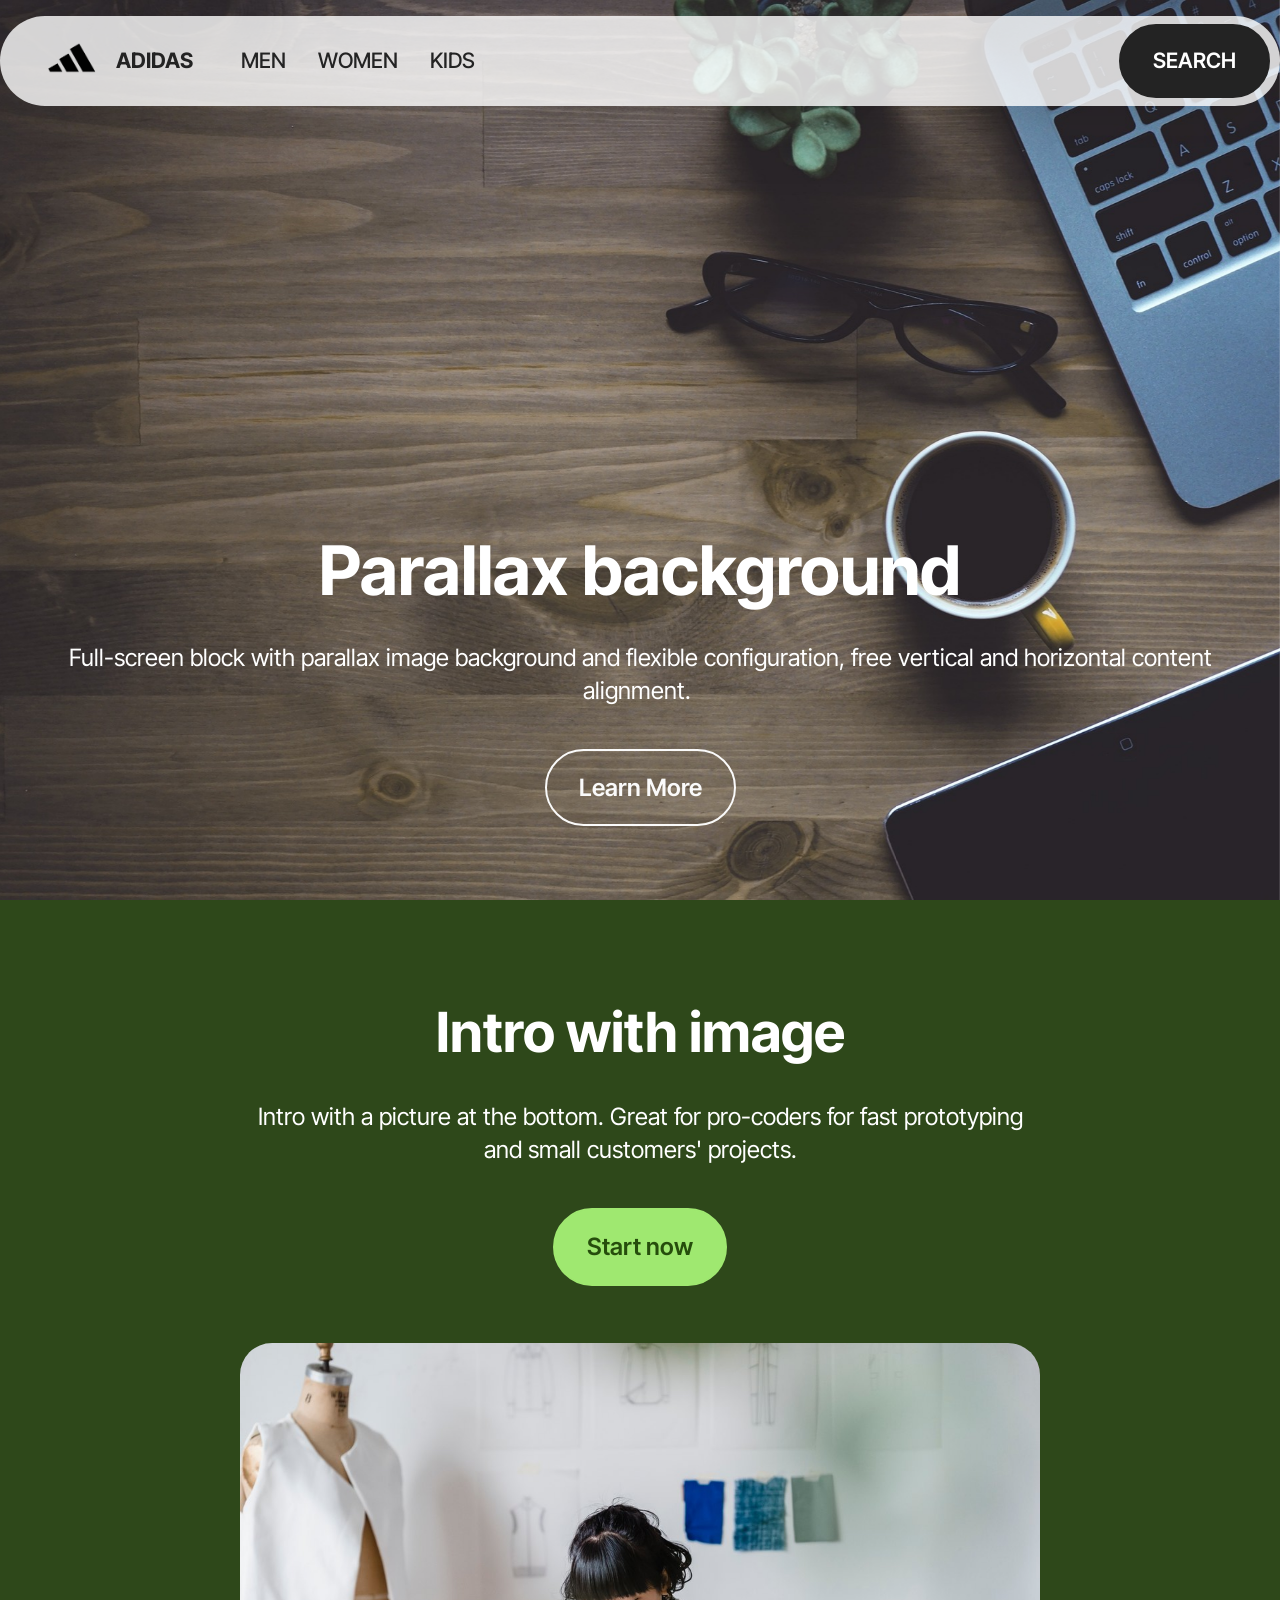
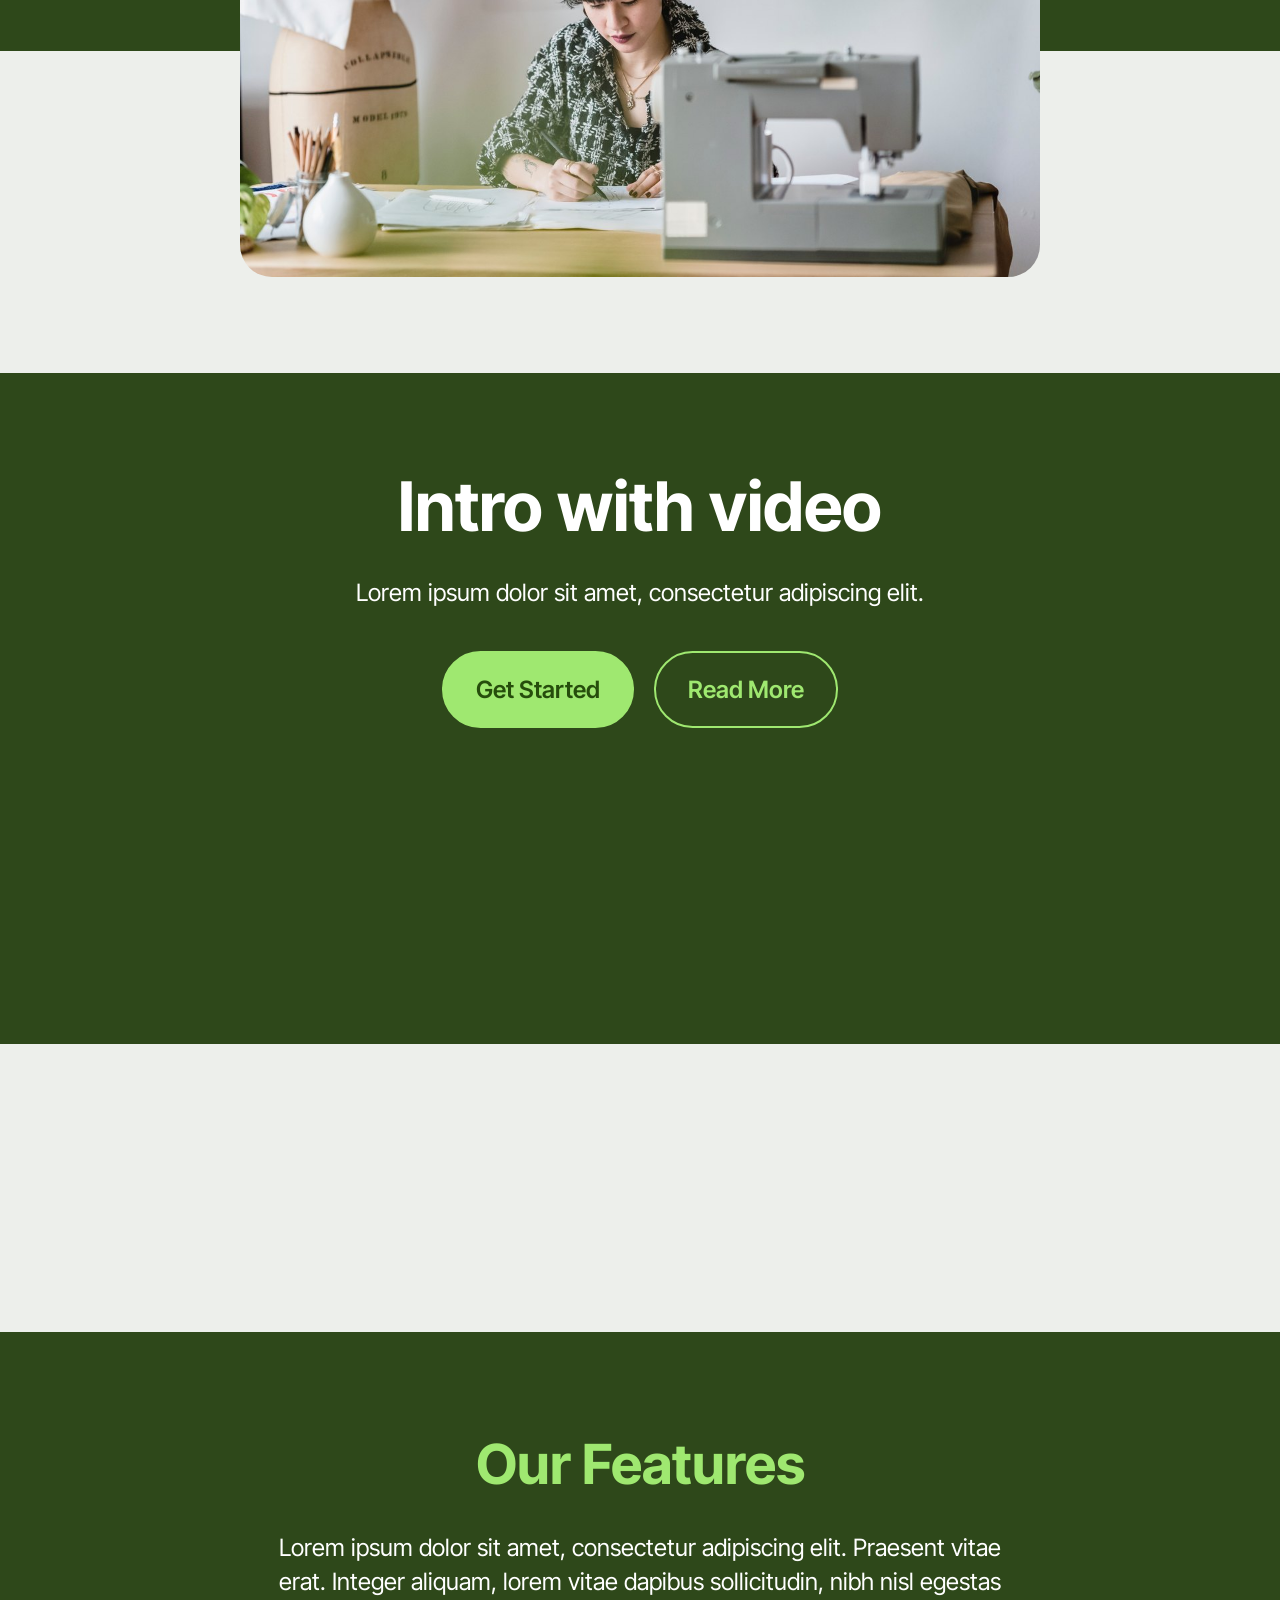
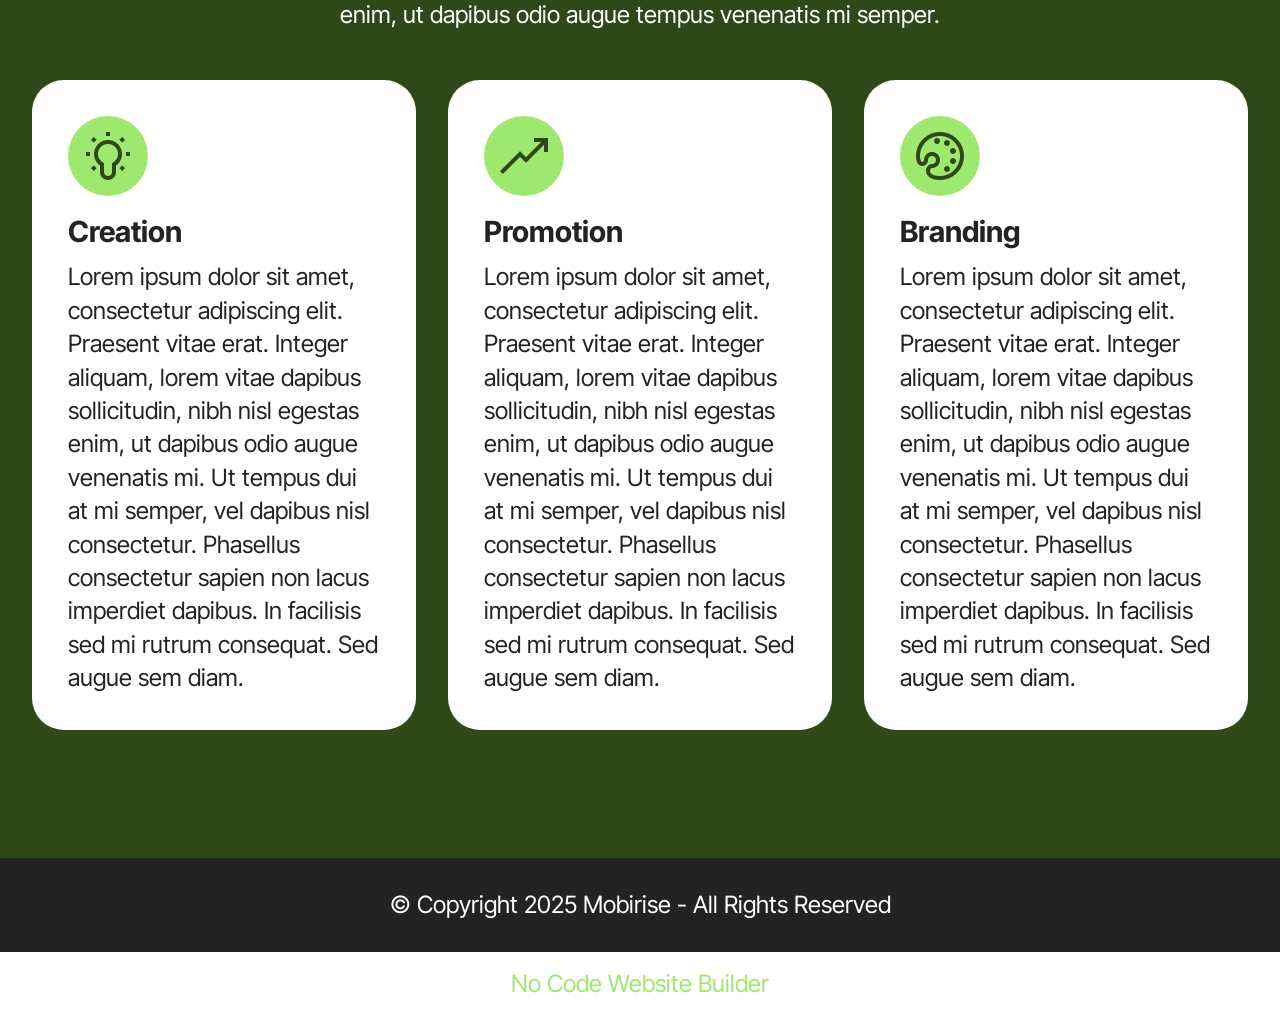
<file: index.html>
<!DOCTYPE html>
<html  >
<head>
  <!-- Site made with Mobirise Website Builder v6.1.12, https://mobirise.com -->
  <meta charset="UTF-8">
  <meta http-equiv="X-UA-Compatible" content="IE=edge">
  <meta name="generator" content="Mobirise v6.1.12, mobirise.com">
  <meta name="viewport" content="width=device-width, initial-scale=1, minimum-scale=1">
  <link rel="shortcut icon" href="assets/images/adidas-logo-black-symbol-clothes-design-icon-abstract-football-illustration-with-white-background-free-vector-removebg-preview.png" type="image/x-icon">
  <meta name="description" content="">
  
  
  <title>Home</title>
  <link rel="stylesheet" href="assets/web/assets/mobirise-icons2/mobirise2.css">
  <link rel="stylesheet" href="assets/bootstrap/css/bootstrap.min.css">
  <link rel="stylesheet" href="assets/parallax/jarallax.css">
  <link rel="stylesheet" href="assets/dropdown/css/style.css">
  <link rel="stylesheet" href="assets/theme/css/style.css">
  <link rel="preload" href="https://fonts.googleapis.com/css?family=Inter+Tight:100,200,300,400,500,600,700,800,900,100i,200i,300i,400i,500i,600i,700i,800i,900i&display=swap" as="style" onload="this.onload=null;this.rel='stylesheet'">
  <noscript><link rel="stylesheet" href="https://fonts.googleapis.com/css?family=Inter+Tight:100,200,300,400,500,600,700,800,900,100i,200i,300i,400i,500i,600i,700i,800i,900i&display=swap"></noscript>
  <link rel="preload" as="style" href="assets/mobirise/css/mbr-additional.css?v=a6ylhL"><link rel="stylesheet" href="assets/mobirise/css/mbr-additional.css?v=a6ylhL" type="text/css">

  
  
  
</head>
<body>
  
  <section data-bs-version="5.1" class="menu menu1 cid-vxqnGDnm6m" once="menu" id="menu01-6">
	

	<nav class="navbar navbar-dropdown navbar-fixed-top navbar-expand-lg">
		<div class="container">
			<div class="navbar-brand">
				<span class="navbar-logo">
					<a href="https://mobiri.se">
						<img src="assets/images/adidas-logo-black-symbol-clothes-design-icon-abstract-football-illustration-with-white-background-free-vector-removebg-preview.png" alt="Mobirise Website Builder" style="height: 3rem;">
					</a>
				</span>
				<span class="navbar-caption-wrap"><a class="navbar-caption text-black text-primary display-4" href="https://www.jdsports.my">ADIDAS</a></span>
			</div>
			<button class="navbar-toggler" type="button" data-toggle="collapse" data-bs-toggle="collapse" data-target="#navbarSupportedContent" data-bs-target="#navbarSupportedContent" aria-controls="navbarNavAltMarkup" aria-expanded="false" aria-label="Toggle navigation">
				<div class="hamburger">
					<span></span>
					<span></span>
					<span></span>
					<span></span>
				</div>
			</button>
			<div class="collapse navbar-collapse" id="navbarSupportedContent">
				<ul class="navbar-nav nav-dropdown" data-app-modern-menu="true"><li class="nav-item">
						<a class="nav-link link text-black text-primary display-4" href="page1.html#features3-9">MEN</a>
					</li>
					<li class="nav-item">
						<a class="nav-link link text-black text-primary display-4" href="page1.html#features3-a" aria-expanded="false">WOMEN</a>
					</li>
					<li class="nav-item">
						<a class="nav-link link text-black text-primary display-4" href="page1.html#features3-b">KIDS</a>
					</li></ul>
				
				<div class="navbar-buttons mbr-section-btn"><a class="btn btn-black display-4" href="https://www.jdsports.my">SEARCH</a></div>
			</div>
		</div>
	</nav>
</section>

<section data-bs-version="5.1" class="header16 cid-vxeADEk8eA mbr-fullscreen mbr-parallax-background" id="header17-0">
  
  
  <div class="container-fluid">
    <div class="row">
      <div class="content-wrap col-12 col-md-12">
        <h1 class="mbr-section-title mbr-fonts-style mbr-white mb-4 display-1">
          <strong><br>Parallax background</strong>
        </h1>
        
        <p class="mbr-fonts-style mbr-text mbr-white mb-4 display-7">Full-screen block with parallax image background and flexible
          configuration, free vertical and horizontal
          content alignment.&nbsp;</p>
        <div class="mbr-section-btn"><a class="btn btn-white-outline display-7" href="https://mobiri.se">Learn More</a></div>
      </div>
    </div>
  </div>
</section>

<section data-bs-version="5.1" class="header5 cid-vxeAEYqBf6" id="header05-1">
	

	
	
	<div class="topbg"></div>
	<div class="align-center container-fluid">
		<div class="row justify-content-center">
			<div class="col-md-12 content-head">
				<h1 class="mbr-section-title mbr-fonts-style mb-4 display-2">
					<strong>Intro with image</strong>
				</h1>
				<p class="mbr-text mbr-fonts-style mb-4 display-7">
					Intro with a picture at the bottom. Great for pro-coders for fast prototyping and small customers'
					projects.
				</p>
				<div class="mbr-section-btn mt-3">
					<a class="btn btn-primary display-7" href="https://mobiri.se">Start now</a>
				</div>
			</div>
		</div>
		<div class="row mt-5 justify-content-center">
			<div class="col-12 col-lg-8">
				<img src="assets/images/6.jpg" alt="Mobirise Website Builder" title="">
			</div>
		</div>
	</div>
</section>

<section data-bs-version="5.1" class="header7 cid-vxeAGeItbQ" id="header07-2">
  

  
  
  <div class="topbg"></div>
  <div class="align-center container-fluid">
    <div class="row justify-content-center">
      <div class="col-md-12 mb-5 content-head">
        <h1 class="mbr-section-title mbr-fonts-style mb-4 display-1">
          <strong>Intro with video</strong>
        </h1>
        <p class="mbr-text mbr-fonts-style mb-4 display-7">
          Lorem ipsum dolor sit amet, consectetur adipiscing elit.
        </p>
        <div class="mbr-section-btn mt-4">
          <a class="btn btn-primary display-7" href="https://mobiri.se">Get Started</a>
          <a class="btn btn-primary-outline display-7" href="https://mobiri.se">Read More</a>
        </div>
      </div>
    </div>

    <div class="row justify-content-center">
      <div class="mbr-figure col-12 col-md-8"><iframe class="mbr-embedded-video" src="https://www.youtube.com/embed/-BSQlJxCDcI?rel=0&amp;amp;mute=1&amp;showinfo=0&amp;autoplay=1&amp;loop=1&amp;playlist=-BSQlJxCDcI" width="1280" height="720" frameborder="0" allowfullscreen></iframe></div>
    </div>
  </div>
</section>

<section data-bs-version="5.1" class="features5 cid-vxeAGKpPnA" id="features05-3">
  

  
  
  <div class="container">
    <div class="row mb-5 justify-content-center">
      <div class="col-12 content-head">
        <h3 class="mbr-section-title mbr-fonts-style align-center mb-0 display-2">
          <strong>Our Features</strong>
        </h3>
        <h5 class="mbr-section-subtitle mbr-fonts-style align-center mb-0 mt-4 display-7">
          Lorem ipsum dolor sit amet, consectetur adipiscing elit. Praesent
          vitae erat. Integer aliquam, lorem vitae dapibus sollicitudin, nibh
          nisl egestas enim, ut dapibus odio augue tempus venenatis mi semper.
        </h5>
      </div>
    </div>
    <div class="row">
      <div class="item features-without-image col-12 col-md-6 col-lg-4 item-mb">
        <div class="item-wrapper">
          <div class="card-box align-left">
            <div class="iconfont-wrapper">
              <span class="mbr-iconfont mobi-mbri-idea mobi-mbri"></span>
            </div>
            <h5 class="card-title mbr-fonts-style display-5">
              <strong>Creation</strong>
            </h5>
            <p class="card-text mbr-fonts-style display-7">
              Lorem ipsum dolor sit amet, consectetur adipiscing elit. Praesent
              vitae erat. Integer aliquam, lorem vitae dapibus sollicitudin,
              nibh nisl egestas enim, ut dapibus odio augue venenatis mi. Ut
              tempus dui at mi semper, vel dapibus nisl consectetur. Phasellus
              consectetur sapien non lacus imperdiet dapibus. In facilisis sed
              mi rutrum consequat. Sed augue sem diam.
            </p>

            
          </div>
        </div>
      </div>
      <div class="item features-without-image col-12 col-md-6 col-lg-4 item-mb">
        <div class="item-wrapper">
          <div class="card-box align-left">
            <div class="iconfont-wrapper">
              <span class="mbr-iconfont mobi-mbri-growing-chart mobi-mbri"></span>
            </div>
            <h5 class="card-title mbr-fonts-style display-5">
              <strong>Promotion</strong>
            </h5>
            <p class="card-text mbr-fonts-style display-7">
              Lorem ipsum dolor sit amet, consectetur adipiscing elit. Praesent
              vitae erat. Integer aliquam, lorem vitae dapibus sollicitudin,
              nibh nisl egestas enim, ut dapibus odio augue venenatis mi. Ut
              tempus dui at mi semper, vel dapibus nisl consectetur. Phasellus
              consectetur sapien non lacus imperdiet dapibus. In facilisis sed
              mi rutrum consequat. Sed augue sem diam.
            </p>

            
          </div>
        </div>
      </div>
      <div class="item features-without-image col-12 col-md-6 col-lg-4 item-mb">
        <div class="item-wrapper">
          <div class="card-box align-left">
            <div class="iconfont-wrapper">
              <span class="mbr-iconfont mobi-mbri-change-style mobi-mbri"></span>
            </div>
            <h5 class="card-title mbr-fonts-style display-5">
              <strong>Branding</strong>
            </h5>
            <p class="card-text mbr-fonts-style display-7">
              Lorem ipsum dolor sit amet, consectetur adipiscing elit. Praesent
              vitae erat. Integer aliquam, lorem vitae dapibus sollicitudin,
              nibh nisl egestas enim, ut dapibus odio augue venenatis mi. Ut
              tempus dui at mi semper, vel dapibus nisl consectetur. Phasellus
              consectetur sapien non lacus imperdiet dapibus. In facilisis sed
              mi rutrum consequat. Sed augue sem diam.
            </p>

            
          </div>
        </div>
      </div>
    </div>
  </div>
</section>

<section data-bs-version="5.1" class="footer7 cid-vxr5vtSRVn" once="footers" id="footer7-c">

    

    

    <div class="container">
        <div class="media-container-row align-center mbr-white">
            <div class="col-12">
                <p class="mbr-text mb-0 mbr-fonts-style display-7">
                    © Copyright 2025 Mobirise - All Rights Reserved
                </p>
            </div>
        </div>
    </div>
</section><section class="display-7" style="padding: 0;align-items: center;justify-content: center;flex-wrap: wrap;    align-content: center;display: flex;position: relative;height: 4rem;"><a href="https://mobiri.se/5188645" style="flex: 1 1;height: 4rem;position: absolute;width: 100%;z-index: 1;"><img alt="" style="height: 4rem;" src="[data-uri]"></a><p style="margin: 0;text-align: center;" class="display-7">&#8204;</p><a style="z-index:1" href="https://mobirise.com/builder/no-code-website-builder.html">No Code Website Builder</a></section><script src="assets/bootstrap/js/bootstrap.bundle.min.js"></script>  <script src="assets/parallax/jarallax.js"></script>  <script src="assets/smoothscroll/smooth-scroll.js"></script>  <script src="assets/ytplayer/index.js"></script>  <script src="assets/dropdown/js/navbar-dropdown.js"></script>  <script src="assets/theme/js/script.js"></script>  
  
  
</body>
</html>
</file>
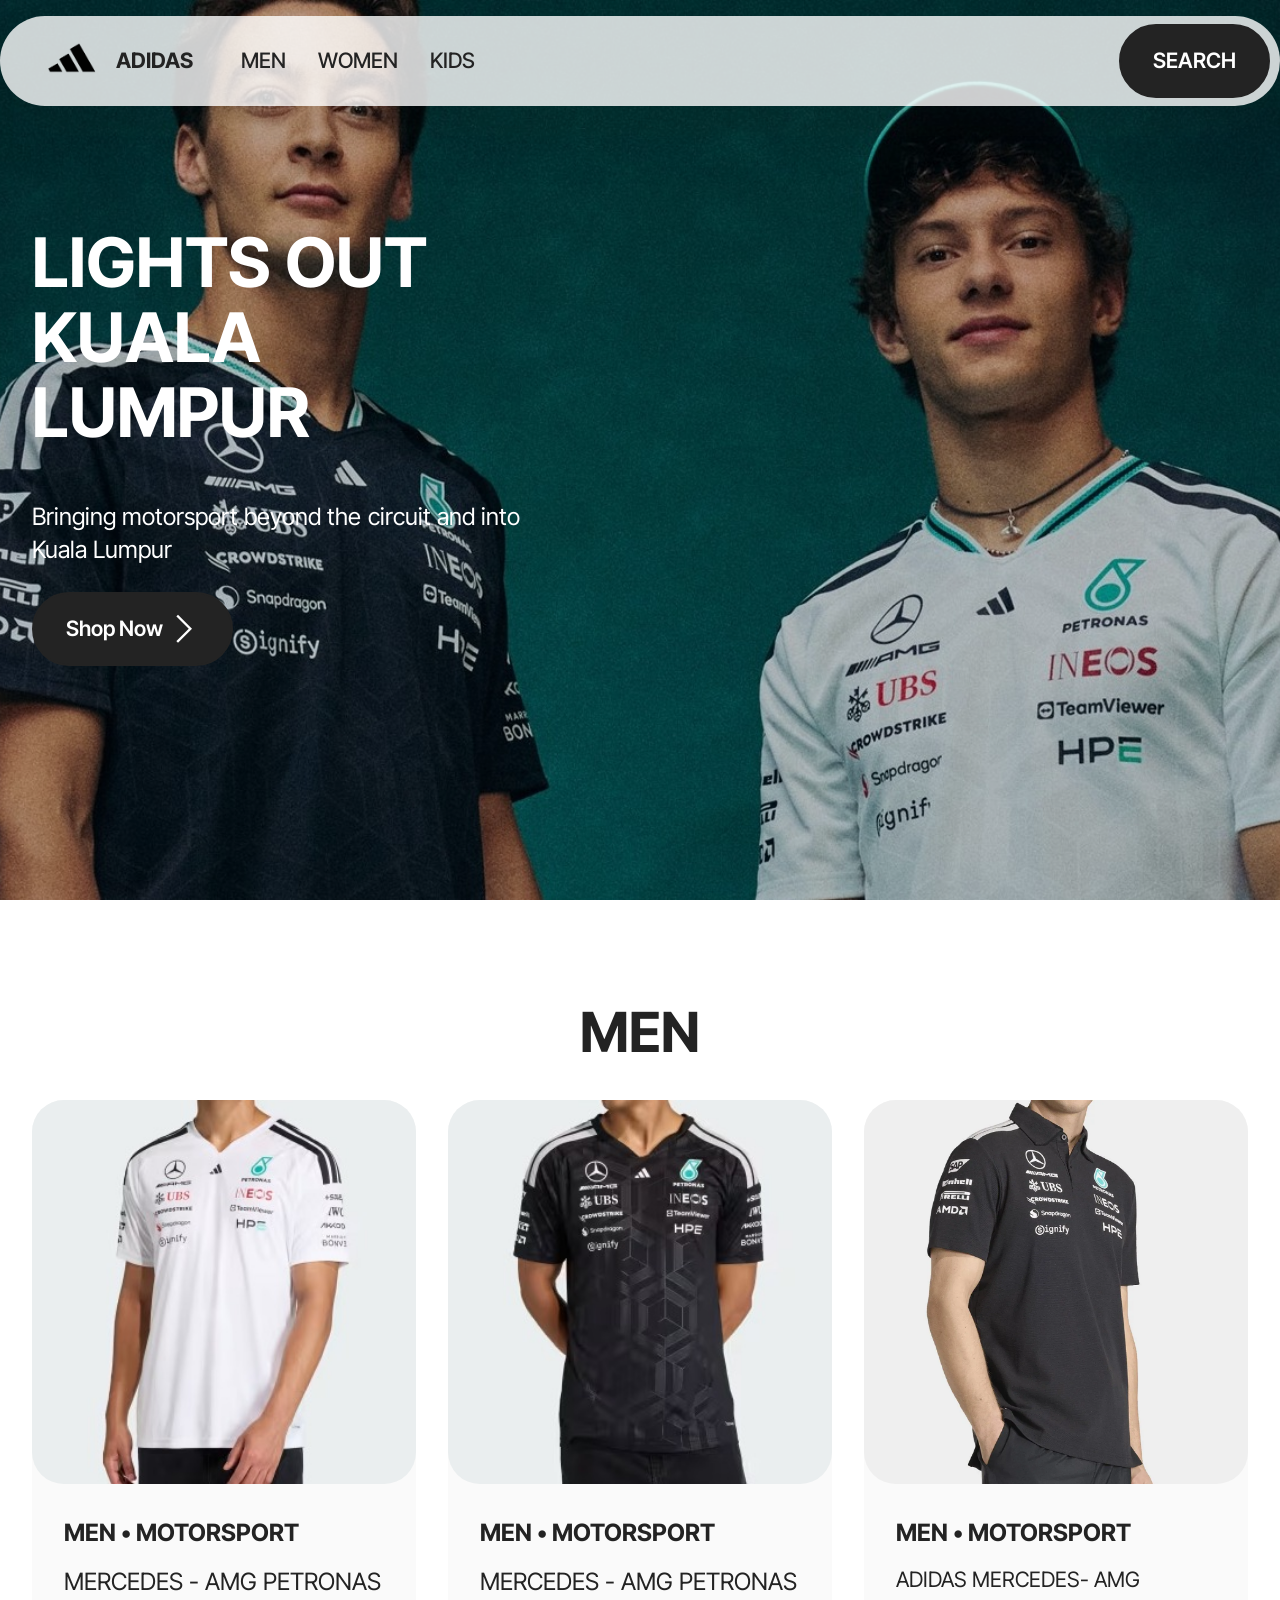
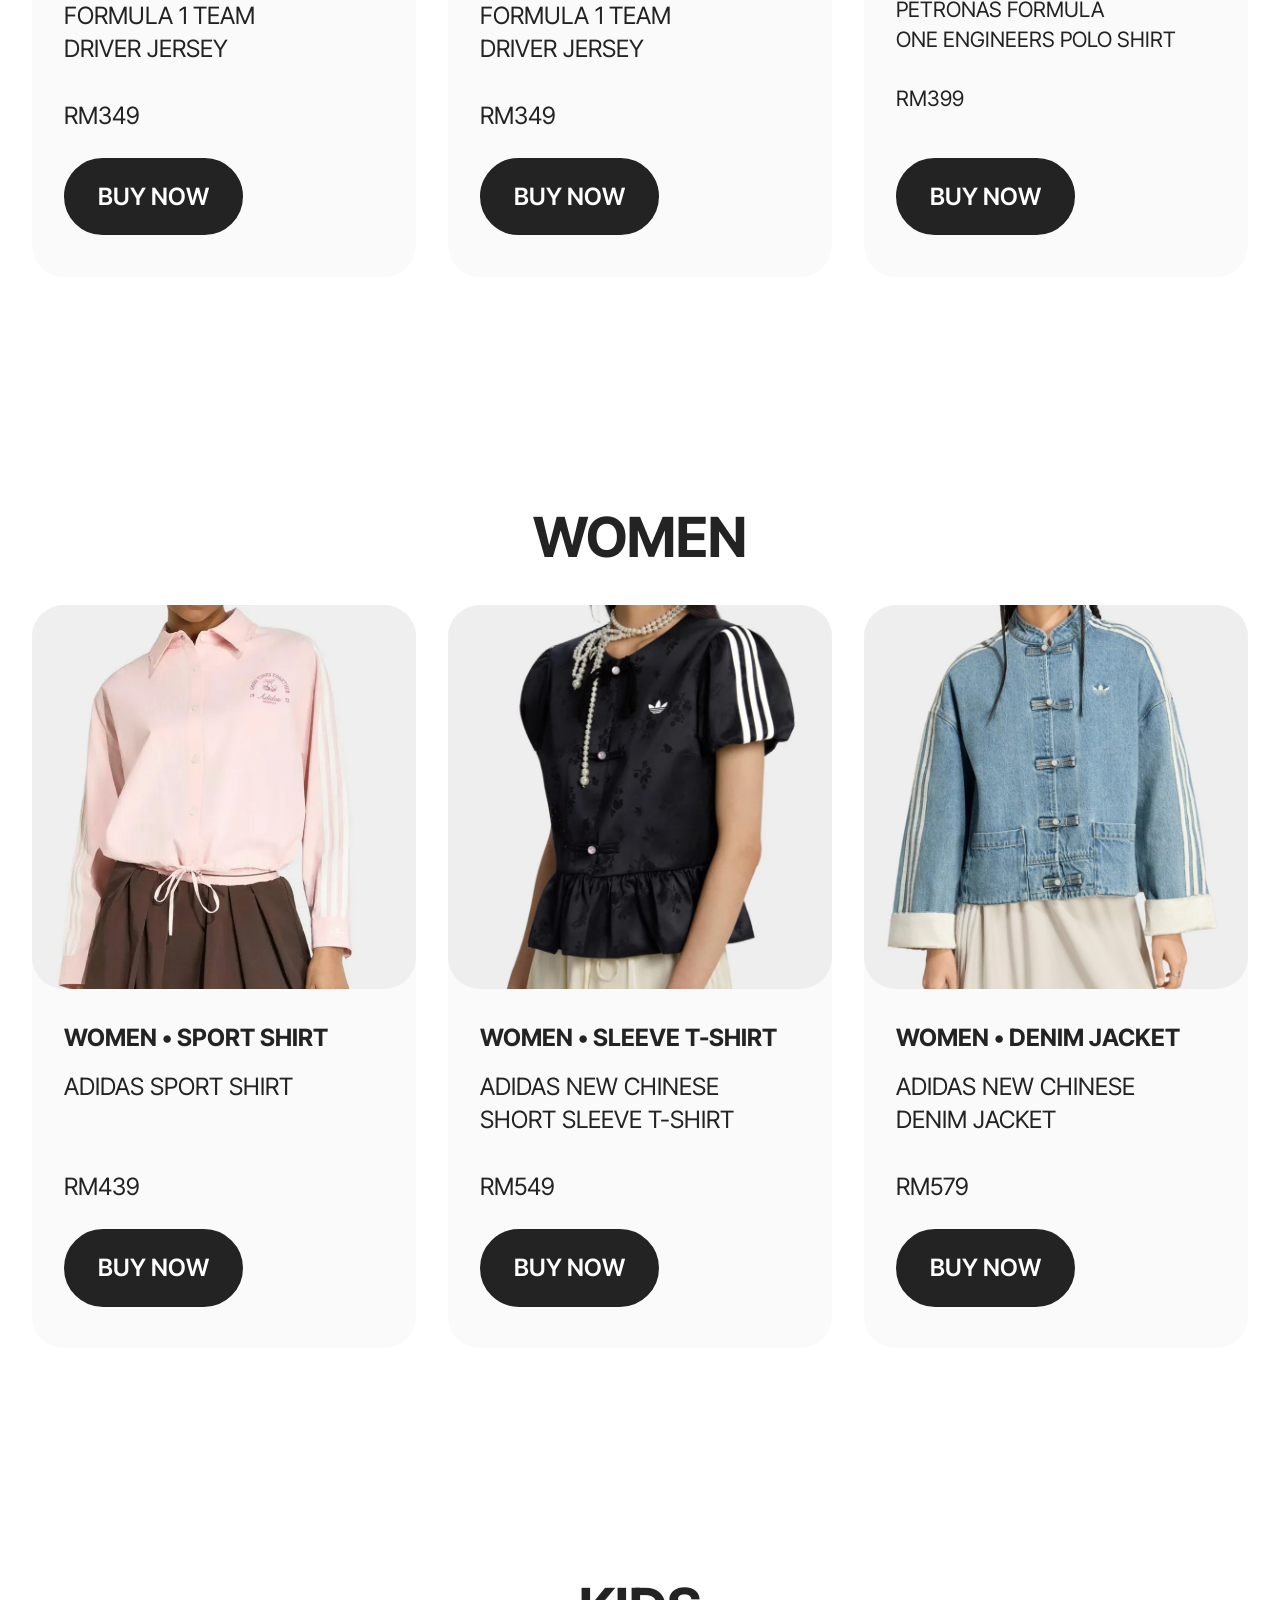
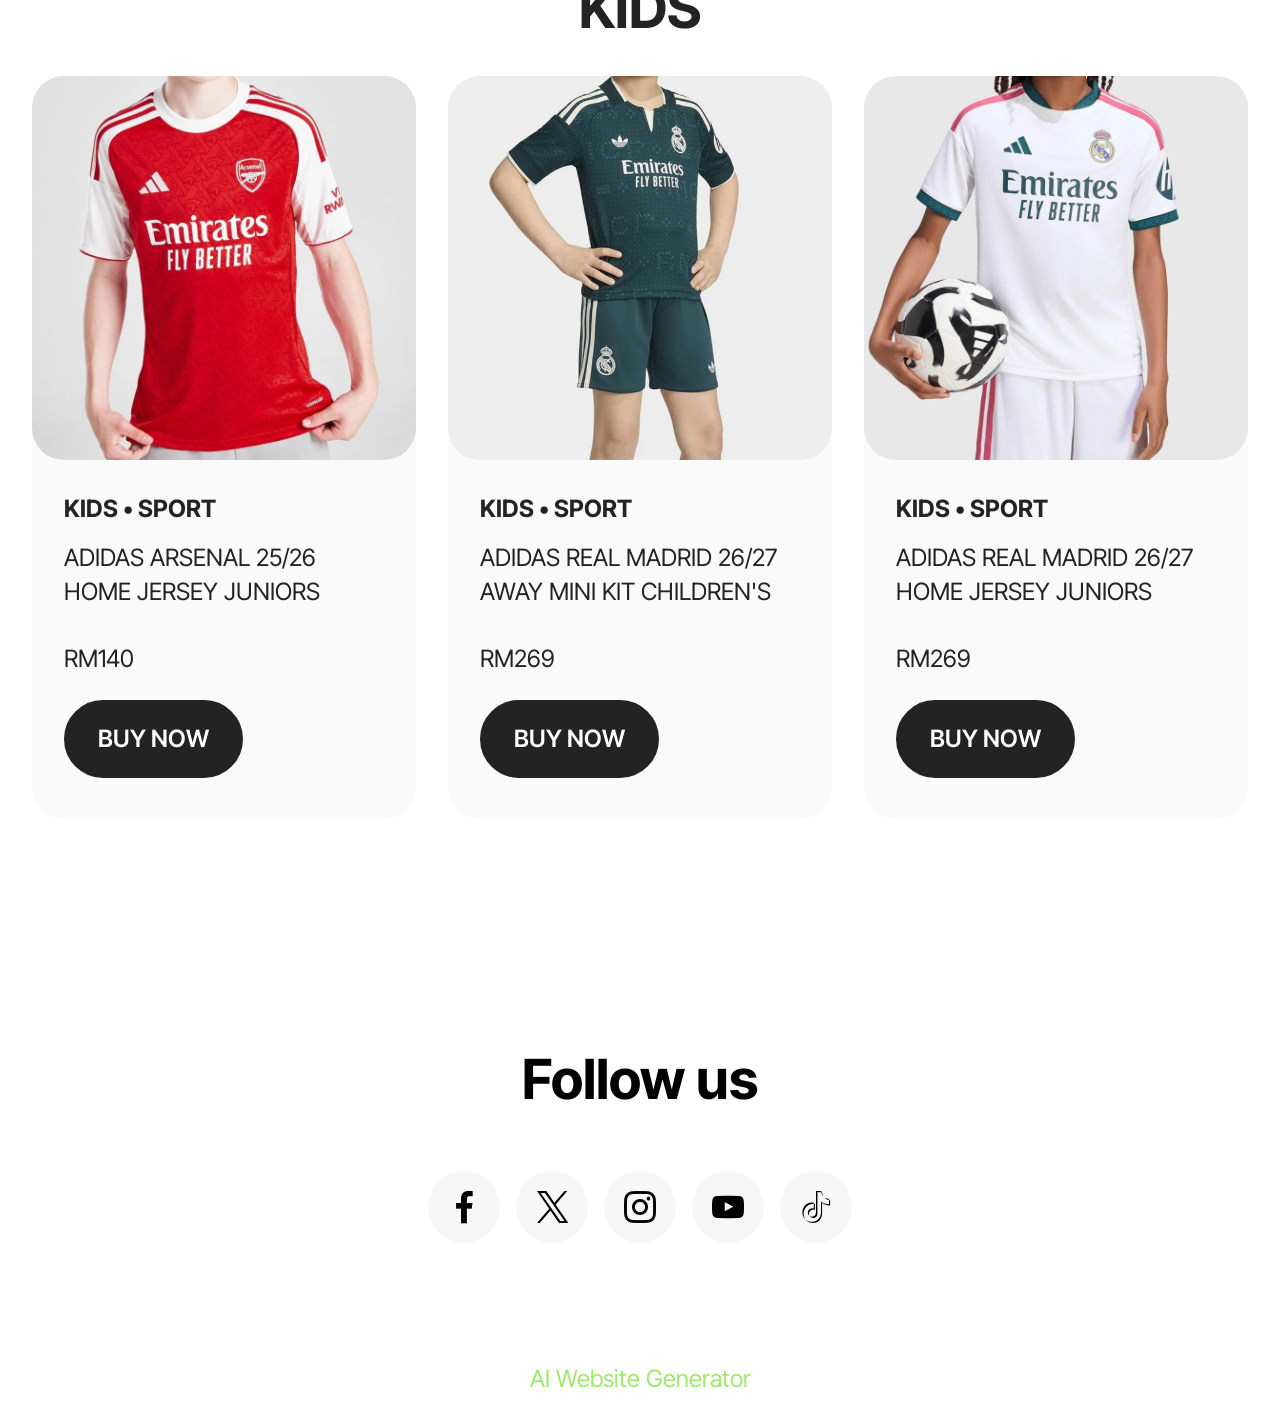
<file: page1.html>
<!DOCTYPE html>
<html  >
<head>
  <!-- Site made with Mobirise Website Builder v6.1.12, https://mobirise.com -->
  <meta charset="UTF-8">
  <meta http-equiv="X-UA-Compatible" content="IE=edge">
  <meta name="generator" content="Mobirise v6.1.12, mobirise.com">
  <meta name="viewport" content="width=device-width, initial-scale=1, minimum-scale=1">
  <link rel="shortcut icon" href="assets/images/adidas-logo-black-symbol-clothes-design-icon-abstract-football-illustration-with-white-background-free-vector-removebg-preview.png" type="image/x-icon">
  <meta name="description" content="">
  
  
  <title>ADIDAS</title>
  <link rel="stylesheet" href="assets/web/assets/mobirise-icons2/mobirise2.css">
  <link rel="stylesheet" href="assets/bootstrap/css/bootstrap.min.css">
  <link rel="stylesheet" href="assets/dropdown/css/style.css">
  <link rel="stylesheet" href="assets/socicon/css/styles.css">
  <link rel="stylesheet" href="assets/theme/css/style.css">
  <link rel="preload" href="https://fonts.googleapis.com/css?family=Inter+Tight:100,200,300,400,500,600,700,800,900,100i,200i,300i,400i,500i,600i,700i,800i,900i&display=swap" as="style" onload="this.onload=null;this.rel='stylesheet'">
  <noscript><link rel="stylesheet" href="https://fonts.googleapis.com/css?family=Inter+Tight:100,200,300,400,500,600,700,800,900,100i,200i,300i,400i,500i,600i,700i,800i,900i&display=swap"></noscript>
  <link rel="preload" as="style" href="assets/mobirise/css/mbr-additional.css?v=pbVgIG"><link rel="stylesheet" href="assets/mobirise/css/mbr-additional.css?v=pbVgIG" type="text/css">

  
  
  
</head>
<body>
  
  <section data-bs-version="5.1" class="menu menu1 cid-vxqnGDnm6m" once="menu" id="menu01-6">
	

	<nav class="navbar navbar-dropdown navbar-fixed-top navbar-expand-lg">
		<div class="container">
			<div class="navbar-brand">
				<span class="navbar-logo">
					<a href="https://mobiri.se">
						<img src="assets/images/adidas-logo-black-symbol-clothes-design-icon-abstract-football-illustration-with-white-background-free-vector-removebg-preview.png" alt="Mobirise Website Builder" style="height: 3rem;">
					</a>
				</span>
				<span class="navbar-caption-wrap"><a class="navbar-caption text-black text-primary display-4" href="https://www.jdsports.my">ADIDAS</a></span>
			</div>
			<button class="navbar-toggler" type="button" data-toggle="collapse" data-bs-toggle="collapse" data-target="#navbarSupportedContent" data-bs-target="#navbarSupportedContent" aria-controls="navbarNavAltMarkup" aria-expanded="false" aria-label="Toggle navigation">
				<div class="hamburger">
					<span></span>
					<span></span>
					<span></span>
					<span></span>
				</div>
			</button>
			<div class="collapse navbar-collapse" id="navbarSupportedContent">
				<ul class="navbar-nav nav-dropdown" data-app-modern-menu="true"><li class="nav-item">
						<a class="nav-link link text-black text-primary display-4" href="page1.html#features3-9">MEN</a>
					</li>
					<li class="nav-item">
						<a class="nav-link link text-black text-primary display-4" href="page1.html#features3-a" aria-expanded="false">WOMEN</a>
					</li>
					<li class="nav-item">
						<a class="nav-link link text-black text-primary display-4" href="page1.html#features3-b">KIDS</a>
					</li></ul>
				
				<div class="navbar-buttons mbr-section-btn"><a class="btn btn-black display-4" href="https://www.jdsports.my">SEARCH</a></div>
			</div>
		</div>
	</nav>
</section>

<section data-bs-version="5.1" class="header1 cid-vxqnWdtwOl mbr-fullscreen" id="header1-7">

    

    
    <div class="mbr-overlay" style="opacity: 0.2; background-color: rgb(0, 0, 0);"></div>

    <div class="container">
        <div class="row">
            <div class="col-12 col-lg-5">
                <h1 class="mbr-section-title mbr-fonts-style mb-3 display-1"><strong>LIGHTS OUT KUALA</strong><br><strong>LUMPUR</strong></h1>
                
                <p class="mbr-text mbr-fonts-style display-7"><br>Bringing motorsport beyond the circuit&nbsp;and into Kuala Lumpur</p>
                <div class="mbr-section-btn mt-3"><a class="btn btn-black display-4" href="https://www.jdsports.my"><span class="mobi-mbri mobi-mbri-arrow-next mbr-iconfont mbr-iconfont-btn"></span>Shop Now</a></div>
            </div>
        </div>
    </div>
</section>

<section data-bs-version="5.1" class="features3 cid-vxqt523T3E" id="features3-9">
    
    
    <div class="container">
        <div class="mbr-section-head">
            <h4 class="mbr-section-title mbr-fonts-style align-center mb-0 display-2"><strong>MEN</strong></h4>
            <h5 class="mbr-section-subtitle mbr-fonts-style align-center mb-0 mt-2 display-5"></h5>
        </div>
        <div class="row mt-4">
            <div class="item features-image col-12 col-md-6 col-lg-4">
                <div class="item-wrapper">
                    <div class="item-img">
                        <img src="assets/images/mercedes-amg-petronas-formula-1-team-driver-jersey-white-kf0160-21-model-2.jpeg" alt="Mobirise Website Builder">
                    </div>
                    <div class="item-content">
                        <h4 class="item-title mbr-fonts-style display-7"><strong>MEN • MOTORSPORT</strong></h4>
                        
                        <p class="mbr-text mbr-fonts-style mt-3 display-7">MERCEDES - AMG PETRONAS FORMULA 1 TEAM <br>DRIVER JERSEY<br><br>RM349</p>
                    </div>
                    <div class="mbr-section-btn item-footer mt-2"><a href="https://www.jdsports.my/products/mercedes-amg-petronas-formula-1-team-driver-jersey-120649653" class="btn item-btn btn-black display-7" target="_blank">BUY NOW</a></div>
                </div>
            </div>
            <div class="item features-image col-12 col-md-6 col-lg-4">
                <div class="item-wrapper">
                    <div class="item-img">
                        <img src="assets/images/mercedes-amg-petronas-formula-1-team-driver-jersey-black-kf0161-21-model-2.jpeg" alt="Mobirise Website Builder">
                    </div>
                    <div class="item-content">
                        <h4 class="item-title mbr-fonts-style display-7"><strong>MEN • MOTORSPORT</strong></h4>
                        
                        <p class="mbr-text mbr-fonts-style mt-3 display-7">MERCEDES - AMG PETRONAS FORMULA 1 TEAM <br>DRIVER JERSEY<br><br>RM349</p>
                    </div>
                    <div class="mbr-section-btn item-footer mt-2"><a href="https://www.jdsports.my/products/mercedes-amg-petronas-formula-1-team-driver-jersey-120649660?gad_source=1&gad_campaignid=19744873332&gbraid=0AAAAA9RRbKrlZ4TUGzLS-rrXLDzK8LPTw&gclid=CjwKCAjw56zWBhB0EiwAdPOQOT_T4H2Kz-t5cKcPlAvHG6cqB4OHFXfHfVhLCWButS3a6sSDpT1r3BoCxd8QAvD_BwE&_su_rec=[base64]&_su_rec_id=b4b28a2e-3e99-40da-b3a7-9f7e474e3b07-1791716591" class="btn item-btn btn-black display-7" target="_blank">BUY NOW</a></div>
                </div>
            </div>
            <div class="item features-image col-12 col-md-6 col-lg-4">
                <div class="item-wrapper">
                    <div class="item-img">
                        <img src="assets/images/jd-ke5523-a.jpg.webp" alt="Mobirise Website Builder">
                    </div>
                    <div class="item-content">
                        <h4 class="item-title mbr-fonts-style display-7"><strong>MEN • MOTORSPORT</strong></h4>
                        
                        <p class="mbr-text mbr-fonts-style mt-3 display-4">ADIDAS MERCEDES- AMG PETRONAS FORMULA ONE&nbsp;ENGINEERS POLO SHIRT<br><br>RM399</p>
                    </div>
                    <div class="mbr-section-btn item-footer mt-2"><a href="https://www.jdsports.my/products/mercedesamg-petronas-formula-1-team-engineers-polo-shirt-120649639" class="btn item-btn btn-black display-7" target="_blank">BUY NOW</a></div>
                </div>
            </div>
        </div>
    </div>
</section>

<section data-bs-version="5.1" class="features3 cid-vxqt5ihd2b" id="features3-a">
    
    
    <div class="container">
        <div class="mbr-section-head">
            <h4 class="mbr-section-title mbr-fonts-style align-center mb-0 display-2"><strong>WOMEN</strong></h4>
            <h5 class="mbr-section-subtitle mbr-fonts-style align-center mb-0 mt-2 display-5"></h5>
        </div>
        <div class="row mt-4">
            <div class="item features-image col-12 col-md-6 col-lg-4">
                <div class="item-wrapper">
                    <div class="item-img">
                        <img src="assets/images/jd-kx6884-a.jpg.webp" alt="Mobirise Website Builder">
                    </div>
                    <div class="item-content">
                        <h5 class="item-title mbr-fonts-style display-7"><strong>WOMEN • SPORT SHIRT</strong></h5>
                        
                        <p class="mbr-text mbr-fonts-style mt-3 display-7">ADIDAS SPORT SHIRT<br><br><br>RM439</p>
                    </div>
                    <div class="mbr-section-btn item-footer mt-2"><a href="https://www.jdsports.my/products/sports-shirt-120826511?gad_source=1&gad_campaignid=19744873332&gbraid=0AAAAA9RRbKrlZ4TUGzLS-rrXLDzK8LPTw&gclid=CjwKCAjw56zWBhB0EiwAdPOQOTgs5DOi3M1Jn3mSDIXJQdSeTfoLpWz0NcEoVEErAMkloyJN4CZU5hoCafEQAvD_BwE" class="btn item-btn btn-black display-7" target="_blank">BUY NOW</a></div>
                </div>
            </div>
            <div class="item features-image col-12 col-md-6 col-lg-4">
                <div class="item-wrapper">
                    <div class="item-img">
                        <img src="assets/images/jd-ld6443-a.jpeg" alt="Mobirise Website Builder">
                    </div>
                    <div class="item-content">
                        <h5 class="item-title mbr-fonts-style display-7"><strong>WOMEN • SLEEVE T-SHIRT</strong></h5>
                        
                        <p class="mbr-text mbr-fonts-style mt-3 display-7">ADIDAS NEW CHINESE SHORT SLEEVE T-SHIRT<br><br>RM549</p>
                    </div>
                    <div class="mbr-section-btn item-footer mt-2"><a href="https://www.jdsports.my/products/new-chinese-shortsleeve-tshirt-120827228" class="btn item-btn btn-black display-7" target="_blank">BUY NOW</a></div>
                </div>
            </div>
            <div class="item features-image col-12 col-md-6 col-lg-4">
                <div class="item-wrapper">
                    <div class="item-img">
                        <img src="assets/images/jd-ky5743-a.jpeg" alt="Mobirise Website Builder">
                    </div>
                    <div class="item-content">
                        <h5 class="item-title mbr-fonts-style display-7"><strong>WOMEN • DENIM JACKET</strong></h5>
                        
                        <p class="mbr-text mbr-fonts-style mt-3 display-7">ADIDAS NEW CHINESE <br>DENIM JACKET<br><br>RM579</p>
                    </div>
                    <div class="mbr-section-btn item-footer mt-2"><a href="https://www.jdsports.my/products/new-chinese-denim-jacket-120826610/" class="btn item-btn btn-black display-7" target="_blank">BUY NOW</a></div>
                </div>
            </div>
        </div>
    </div>
</section>

<section data-bs-version="5.1" class="features3 cid-vxqt5u1pif" id="features3-b">
    
    
    <div class="container">
        <div class="mbr-section-head">
            <h4 class="mbr-section-title mbr-fonts-style align-center mb-0 display-2"><strong>KIDS</strong></h4>
            <h5 class="mbr-section-subtitle mbr-fonts-style align-center mb-0 mt-2 display-5"></h5>
        </div>
        <div class="row mt-4">
            <div class="item features-image col-12 col-md-6 col-lg-4">
                <div class="item-wrapper">
                    <div class="item-img">
                        <img src="assets/images/jd-ji9533-b.jpeg" alt="Mobirise Website Builder">
                    </div>
                    <div class="item-content">
                        <h5 class="item-title mbr-fonts-style display-7"><strong>KIDS • SPORT</strong></h5>
                        
                        <p class="mbr-text mbr-fonts-style mt-3 display-7">ADIDAS ARSENAL 25/26 HOME JERSEY JUNIORS<br><br>RM140</p>
                    </div>
                    <div class="mbr-section-btn item-footer mt-2"><a href="https://www.jdsports.my/products/arsenal-2526-home-jersey-juniors-120488085" class="btn item-btn btn-black display-7" target="_blank">BUY NOW</a></div>
                </div>
            </div>
            <div class="item features-image col-12 col-md-6 col-lg-4">
                <div class="item-wrapper">
                    <div class="item-img">
                        <img src="assets/images/jd-kc3972-c.jpeg" alt="Mobirise Website Builder">
                    </div>
                    <div class="item-content">
                        <h5 class="item-title mbr-fonts-style display-7"><strong>KIDS • SPORT</strong></h5>
                        
                        <p class="mbr-text mbr-fonts-style mt-3 display-7">ADIDAS REAL MADRID 26/27 AWAY MINI KIT CHILDREN'S<br><br>RM269</p>
                    </div>
                    <div class="mbr-section-btn item-footer mt-2"><a href="https://www.jdsports.my/products/real-madrid-2627-away-mini-kit-childrens-120824647" class="btn item-btn btn-black display-7" target="_blank">BUY NOW</a></div>
                </div>
            </div>
            <div class="item features-image col-12 col-md-6 col-lg-4">
                <div class="item-wrapper">
                    <div class="item-img">
                        <img src="assets/images/jd-kc3993-c.jpeg" alt="Mobirise Website Builder">
                    </div>
                    <div class="item-content">
                        <h5 class="item-title mbr-fonts-style display-7"><strong>KIDS • SPORT</strong></h5>
                        
                        <p class="mbr-text mbr-fonts-style mt-3 display-7">ADIDAS REAL MADRID 26/27 HOME JERSEY JUNIORS<br><br>RM269</p>
                    </div>
                    <div class="mbr-section-btn item-footer mt-2"><a href="https://www.jdsports.my/products/real-madrid-2627-home-jersey-juniors-120810916" class="btn item-btn btn-black display-7" target="_blank">BUY NOW</a></div>
                </div>
            </div>
        </div>
    </div>
</section>

<section data-bs-version="5.1" class="social05 cid-vxziHmq1QV" id="social05-g">
    

    

    <div class="container">
        <div class="row">
            <h3 class="mbr-section-title align-center mb-5 mbr-fonts-style display-2">
                <strong>Follow us</strong>
            </h3>
            <div class="col-12">
                <div class="social-row">
                    <div class="soc-item">
                        <a href="https://www.facebook.com/adidas/" target="_blank">
                            <span class="mbr-iconfont socicon-facebook socicon" style="color: rgb(0, 0, 0); fill: rgb(0, 0, 0);"></span>
                        </a>
                    </div>
                    <div class="soc-item">
                        <a href="https://x.com/adidas" target="_blank">
                            <span class="mbr-iconfont socicon-twitter socicon" style="color: rgb(0, 0, 0); fill: rgb(0, 0, 0);"></span>
                        </a>
                    </div>
                    <div class="soc-item">
                        <a href="https://www.instagram.com/adidas/?hl=en" target="_blank">
                            <span class="mbr-iconfont socicon-instagram socicon" style="color: rgb(0, 0, 0); fill: rgb(0, 0, 0);"></span>
                        </a>
                    </div>
                    <div class="soc-item">
                        <a href="https://www.youtube.com/@adidas" target="_blank">
                            <span class="mbr-iconfont socicon-youtube socicon" style="color: rgb(0, 0, 0); fill: rgb(0, 0, 0);"></span>
                        </a>
                    </div>
                    <div class="soc-item">
                        <a href="https://www.tiktok.com/@adidas?lang=en" target="_blank">
                            <span class="mbr-iconfont socicon-tiktok socicon" style="color: rgb(0, 0, 0); fill: rgb(0, 0, 0);"></span>
                        </a>
                    </div>
                </div>
            </div>
        </div>
    </div>
</section><section class="display-7" style="padding: 0;align-items: center;justify-content: center;flex-wrap: wrap;    align-content: center;display: flex;position: relative;height: 4rem;"><a href="https://mobiri.se/5188645" style="flex: 1 1;height: 4rem;position: absolute;width: 100%;z-index: 1;"><img alt="" style="height: 4rem;" src="[data-uri]"></a><p style="margin: 0;text-align: center;" class="display-7">&#8204;</p><a style="z-index:1" href="https://mobirise.com/builder/ai-website-generator.html">AI Website Generator</a></section><script src="assets/bootstrap/js/bootstrap.bundle.min.js"></script>  <script src="assets/smoothscroll/smooth-scroll.js"></script>  <script src="assets/ytplayer/index.js"></script>  <script src="assets/dropdown/js/navbar-dropdown.js"></script>  <script src="assets/theme/js/script.js"></script>  
  
  
</body>
</html>
</file>
<file: assets/web/assets/mobirise-icons2/mobirise2.css>
@font-face {
  font-family: 'Moririse2';
  font-display: swap;
  src:  url('mobirise2.eot?f2bix4');
  src:  url('mobirise2.eot?f2bix4#iefix') format('embedded-opentype'),
    url('mobirise2.woff2?f2bix4') format('woff2'),
    url('mobirise2.woff?f2bix4') format('woff'),
    url('mobirise2.ttf?f2bix4') format('truetype'),
    url('mobirise2.svg?f2bix4#mobirise2') format('svg');
  font-weight: normal;
  font-style: normal;
}

[class^="mobi-"], [class*=" mobi-"] {
  /* use !important to prevent issues with browser extensions that change fonts */
  font-family: 'Moririse2' !important;
  speak: none;
  font-style: normal;
  font-weight: normal;
  font-variant: normal;
  text-transform: none;
  line-height: 1;

  /* Better Font Rendering =========== */
  -webkit-font-smoothing: antialiased;
  -moz-osx-font-smoothing: grayscale;
}

.mobi-mbri-add-submenu:before {
  content: "\e900";
}
.mobi-mbri-alert:before {
  content: "\e901";
}
.mobi-mbri-align-center:before {
  content: "\e902";
}
.mobi-mbri-align-justify:before {
  content: "\e903";
}
.mobi-mbri-align-left:before {
  content: "\e904";
}
.mobi-mbri-align-right:before {
  content: "\e905";
}
.mobi-mbri-android:before {
  content: "\e906";
}
.mobi-mbri-apple:before {
  content: "\e907";
}
.mobi-mbri-arrow-down:before {
  content: "\e908";
}
.mobi-mbri-arrow-next:before {
  content: "\e909";
}
.mobi-mbri-arrow-prev:before {
  content: "\e90a";
}
.mobi-mbri-arrow-up:before {
  content: "\e90b";
}
.mobi-mbri-bold:before {
  content: "\e90c";
}
.mobi-mbri-bookmark:before {
  content: "\e90d";
}
.mobi-mbri-bootstrap:before {
  content: "\e90e";
}
.mobi-mbri-briefcase:before {
  content: "\e90f";
}
.mobi-mbri-browse:before {
  content: "\e910";
}
.mobi-mbri-bulleted-list:before {
  content: "\e911";
}
.mobi-mbri-calendar:before {
  content: "\e912";
}
.mobi-mbri-camera:before {
  content: "\e913";
}
.mobi-mbri-cart-add:before {
  content: "\e914";
}
.mobi-mbri-cart-full:before {
  content: "\e915";
}
.mobi-mbri-cash:before {
  content: "\e916";
}
.mobi-mbri-change-style:before {
  content: "\e917";
}
.mobi-mbri-chat:before {
  content: "\e918";
}
.mobi-mbri-clock:before {
  content: "\e919";
}
.mobi-mbri-close:before {
  content: "\e91a";
}
.mobi-mbri-cloud:before {
  content: "\e91b";
}
.mobi-mbri-code:before {
  content: "\e91c";
}
.mobi-mbri-contact-form:before {
  content: "\e91d";
}
.mobi-mbri-credit-card:before {
  content: "\e91e";
}
.mobi-mbri-cursor-click:before {
  content: "\e91f";
}
.mobi-mbri-cust-feedback:before {
  content: "\e920";
}
.mobi-mbri-database:before {
  content: "\e921";
}
.mobi-mbri-delivery:before {
  content: "\e922";
}
.mobi-mbri-desktop:before {
  content: "\e923";
}
.mobi-mbri-devices:before {
  content: "\e924";
}
.mobi-mbri-down:before {
  content: "\e925";
}
.mobi-mbri-download-2:before {
  content: "\e926";
}
.mobi-mbri-download:before {
  content: "\e927";
}
.mobi-mbri-drag-n-drop-2:before {
  content: "\e928";
}
.mobi-mbri-drag-n-drop:before {
  content: "\e929";
}
.mobi-mbri-edit-2:before {
  content: "\e92a";
}
.mobi-mbri-edit:before {
  content: "\e92b";
}
.mobi-mbri-error:before {
  content: "\e92c";
}
.mobi-mbri-extension:before {
  content: "\e92d";
}
.mobi-mbri-features:before {
  content: "\e92e";
}
.mobi-mbri-file:before {
  content: "\e92f";
}
.mobi-mbri-flag:before {
  content: "\e930";
}
.mobi-mbri-folder:before {
  content: "\e931";
}
.mobi-mbri-gift:before {
  content: "\e932";
}
.mobi-mbri-github:before {
  content: "\e933";
}
.mobi-mbri-globe-2:before {
  content: "\e934";
}
.mobi-mbri-globe:before {
  content: "\e935";
}
.mobi-mbri-growing-chart:before {
  content: "\e936";
}
.mobi-mbri-hearth:before {
  content: "\e937";
}
.mobi-mbri-help:before {
  content: "\e938";
}
.mobi-mbri-home:before {
  content: "\e939";
}
.mobi-mbri-hot-cup:before {
  content: "\e93a";
}
.mobi-mbri-idea:before {
  content: "\e93b";
}
.mobi-mbri-image-gallery:before {
  content: "\e93c";
}
.mobi-mbri-image-slider:before {
  content: "\e93d";
}
.mobi-mbri-info:before {
  content: "\e93e";
}
.mobi-mbri-italic:before {
  content: "\e93f";
}
.mobi-mbri-key:before {
  content: "\e940";
}
.mobi-mbri-laptop:before {
  content: "\e941";
}
.mobi-mbri-layers:before {
  content: "\e942";
}
.mobi-mbri-left-right:before {
  content: "\e943";
}
.mobi-mbri-left:before {
  content: "\e944";
}
.mobi-mbri-letter:before {
  content: "\e945";
}
.mobi-mbri-like:before {
  content: "\e946";
}
.mobi-mbri-link:before {
  content: "\e947";
}
.mobi-mbri-lock:before {
  content: "\e948";
}
.mobi-mbri-login:before {
  content: "\e949";
}
.mobi-mbri-logout:before {
  content: "\e94a";
}
.mobi-mbri-magic-stick:before {
  content: "\e94b";
}
.mobi-mbri-map-pin:before {
  content: "\e94c";
}
.mobi-mbri-menu:before {
  content: "\e94d";
}
.mobi-mbri-mobile-2:before {
  content: "\e94e";
}
.mobi-mbri-mobile-horizontal:before {
  content: "\e94f";
}
.mobi-mbri-mobile:before {
  content: "\e950";
}
.mobi-mbri-mobirise:before {
  content: "\e951";
}
.mobi-mbri-more-horizontal:before {
  content: "\e952";
}
.mobi-mbri-more-vertical:before {
  content: "\e953";
}
.mobi-mbri-music:before {
  content: "\e954";
}
.mobi-mbri-new-file:before {
  content: "\e955";
}
.mobi-mbri-numbered-list:before {
  content: "\e956";
}
.mobi-mbri-opened-folder:before {
  content: "\e957";
}
.mobi-mbri-pages:before {
  content: "\e958";
}
.mobi-mbri-paper-plane:before {
  content: "\e959";
}
.mobi-mbri-paperclip:before {
  content: "\e95a";
}
.mobi-mbri-phone:before {
  content: "\e95b";
}
.mobi-mbri-photo:before {
  content: "\e95c";
}
.mobi-mbri-photos:before {
  content: "\e95d";
}
.mobi-mbri-pin:before {
  content: "\e95e";
}
.mobi-mbri-play:before {
  content: "\e95f";
}
.mobi-mbri-plus:before {
  content: "\e960";
}
.mobi-mbri-preview:before {
  content: "\e961";
}
.mobi-mbri-print:before {
  content: "\e962";
}
.mobi-mbri-protect:before {
  content: "\e963";
}
.mobi-mbri-question:before {
  content: "\e964";
}
.mobi-mbri-quote-left:before {
  content: "\e965";
}
.mobi-mbri-quote-right:before {
  content: "\e966";
}
.mobi-mbri-redo:before {
  content: "\e967";
}
.mobi-mbri-refresh:before {
  content: "\e968";
}
.mobi-mbri-responsive-2:before {
  content: "\e969";
}
.mobi-mbri-responsive:before {
  content: "\e96a";
}
.mobi-mbri-right:before {
  content: "\e96b";
}
.mobi-mbri-rocket:before {
  content: "\e96c";
}
.mobi-mbri-sad-face:before {
  content: "\e96d";
}
.mobi-mbri-sale:before {
  content: "\e96e";
}
.mobi-mbri-save:before {
  content: "\e96f";
}
.mobi-mbri-search:before {
  content: "\e970";
}
.mobi-mbri-setting-2:before {
  content: "\e971";
}
.mobi-mbri-setting-3:before {
  content: "\e972";
}
.mobi-mbri-setting:before {
  content: "\e973";
}
.mobi-mbri-share:before {
  content: "\e974";
}
.mobi-mbri-shopping-bag:before {
  content: "\e975";
}
.mobi-mbri-shopping-basket:before {
  content: "\e976";
}
.mobi-mbri-shopping-cart:before {
  content: "\e977";
}
.mobi-mbri-sites:before {
  content: "\e978";
}
.mobi-mbri-smile-face:before {
  content: "\e979";
}
.mobi-mbri-speed:before {
  content: "\e97a";
}
.mobi-mbri-star:before {
  content: "\e97b";
}
.mobi-mbri-success:before {
  content: "\e97c";
}
.mobi-mbri-sun:before {
  content: "\e97d";
}
.mobi-mbri-sun2:before {
  content: "\e97e";
}
.mobi-mbri-tablet-vertical:before {
  content: "\e97f";
}
.mobi-mbri-tablet:before {
  content: "\e980";
}
.mobi-mbri-target:before {
  content: "\e981";
}
.mobi-mbri-timer:before {
  content: "\e982";
}
.mobi-mbri-to-ftp:before {
  content: "\e983";
}
.mobi-mbri-to-local-drive:before {
  content: "\e984";
}
.mobi-mbri-touch-swipe:before {
  content: "\e985";
}
.mobi-mbri-touch:before {
  content: "\e986";
}
.mobi-mbri-trash:before {
  content: "\e987";
}
.mobi-mbri-underline:before {
  content: "\e988";
}
.mobi-mbri-undo:before {
  content: "\e989";
}
.mobi-mbri-unlink:before {
  content: "\e98a";
}
.mobi-mbri-unlock:before {
  content: "\e98b";
}
.mobi-mbri-up-down:before {
  content: "\e98c";
}
.mobi-mbri-up:before {
  content: "\e98d";
}
.mobi-mbri-update:before {
  content: "\e98e";
}
.mobi-mbri-upload-2:before {
  content: "\e98f";
}
.mobi-mbri-upload:before {
  content: "\e990";
}
.mobi-mbri-user-2:before {
  content: "\e991";
}
.mobi-mbri-user:before {
  content: "\e992";
}
.mobi-mbri-users:before {
  content: "\e993";
}
.mobi-mbri-video-play:before {
  content: "\e994";
}
.mobi-mbri-video:before {
  content: "\e995";
}
.mobi-mbri-watch:before {
  content: "\e996";
}
.mobi-mbri-website-theme-2:before {
  content: "\e997";
}
.mobi-mbri-website-theme:before {
  content: "\e998";
}
.mobi-mbri-wifi:before {
  content: "\e999";
}
.mobi-mbri-windows:before {
  content: "\e99a";
}
.mobi-mbri-zoom-in:before {
  content: "\e99b";
}
.mobi-mbri-zoom-out:before {
  content: "\e99c";
}
</file>
<file: assets/parallax/jarallax.css>
.jarallax {
    position: relative;
    z-index: 0;
}
.jarallax > .jarallax-img {
    position: absolute;
    object-fit: cover;
    /* support for plugin https://github.com/bfred-it/object-fit-images */
    font-family: 'object-fit: cover;';
    top: 0;
    left: 0;
    width: 100%;
    height: 100%;
    z-index: -1;
}
</file>
<file: assets/dropdown/css/style.css>
.navbar-dropdown {
  left: 0;
  padding: 0;
  position: absolute;
  right: 0;
  top: 0;
  transition: all 0.45s ease;
  z-index: 1030;
  background: #282828; }
  .navbar-dropdown .navbar-logo {
    margin-right: 0.8rem;
    transition: margin 0.3s ease-in-out;
    vertical-align: middle; }
    .navbar-dropdown .navbar-logo img {
      height: 3.125rem;
      transition: all 0.3s ease-in-out; }
    .navbar-dropdown .navbar-logo.mbr-iconfont {
      font-size: 3.125rem;
      line-height: 3.125rem; }
  .navbar-dropdown .navbar-caption {
    font-weight: 700;
    white-space: normal;
    vertical-align: -4px;
    line-height: 3.125rem !important; }
    .navbar-dropdown .navbar-caption, .navbar-dropdown .navbar-caption:hover {
      color: inherit;
      text-decoration: none; }
  .navbar-dropdown .mbr-iconfont + .navbar-caption {
    vertical-align: -1px; }
  .navbar-dropdown.navbar-fixed-top {
    position: fixed; }
  .navbar-dropdown .navbar-brand span {
    vertical-align: -4px; }
  .navbar-dropdown.bg-color.transparent {
    background: none; }
  .navbar-dropdown.navbar-short .navbar-brand {
    padding: 0.625rem 0; }
    .navbar-dropdown.navbar-short .navbar-brand span {
      vertical-align: -1px; }
  .navbar-dropdown.navbar-short .navbar-caption {
    line-height: 2.375rem !important;
    vertical-align: -2px; }
  .navbar-dropdown.navbar-short .navbar-logo {
    margin-right: 0.5rem; }
    .navbar-dropdown.navbar-short .navbar-logo img {
      height: 2.375rem; }
    .navbar-dropdown.navbar-short .navbar-logo.mbr-iconfont {
      font-size: 2.375rem;
      line-height: 2.375rem; }
  .navbar-dropdown.navbar-short .mbr-table-cell {
    height: 3.625rem; }
  .navbar-dropdown .navbar-close {
    left: 0.6875rem;
    position: fixed;
    top: 0.75rem;
    z-index: 1000; }
  .navbar-dropdown .hamburger-icon {
    content: "";
    display: inline-block;
    vertical-align: middle;
    width: 16px;
    -webkit-box-shadow: 0 -6px 0 1px #282828,0 0 0 1px #282828,0 6px 0 1px #282828;
    -moz-box-shadow: 0 -6px 0 1px #282828,0 0 0 1px #282828,0 6px 0 1px #282828;
    box-shadow: 0 -6px 0 1px #282828,0 0 0 1px #282828,0 6px 0 1px #282828; }

.dropdown-menu .dropdown-toggle[data-toggle="dropdown-submenu"]::after {
  border-bottom: 0.35em solid transparent;
  border-left: 0.35em solid;
  border-right: 0;
  border-top: 0.35em solid transparent;
  margin-left: 0.3rem; }

.dropdown-menu .dropdown-item:focus {
  outline: 0; }

.nav-dropdown {
  font-size: 0.75rem;
  font-weight: 500;
  height: auto !important; }
  .nav-dropdown .nav-btn {
    padding-left: 1rem; }
  .nav-dropdown .link {
    margin: .667em 1.667em;
    font-weight: 500;
    padding: 0;
    transition: color .2s ease-in-out; }
    .nav-dropdown .link.dropdown-toggle {
      margin-right: 2.583em; }
      .nav-dropdown .link.dropdown-toggle::after {
        margin-left: .25rem;
        border-top: 0.35em solid;
        border-right: 0.35em solid transparent;
        border-left: 0.35em solid transparent;
        border-bottom: 0; }
      .nav-dropdown .link.dropdown-toggle[aria-expanded="true"] {
        margin: 0;
        padding: 0.667em 3.263em  0.667em 1.667em; }
  .nav-dropdown .link::after,
  .nav-dropdown .dropdown-item::after {
    color: inherit; }
  .nav-dropdown .btn {
    font-size: 0.75rem;
    font-weight: 700;
    letter-spacing: 0;
    margin-bottom: 0;
    padding-left: 1.25rem;
    padding-right: 1.25rem; }
  .nav-dropdown .dropdown-menu {
    border-radius: 0;
    border: 0;
    left: 0;
    margin: 0;
    padding-bottom: 1.25rem;
    padding-top: 1.25rem;
    position: relative; }
  .nav-dropdown .dropdown-submenu {
    margin-left: 0.125rem;
    top: 0; }
  .nav-dropdown .dropdown-item {
    font-weight: 500;
    line-height: 2;
    padding: 0.3846em 4.615em 0.3846em 1.5385em;
    position: relative;
    transition: color .2s ease-in-out, background-color .2s ease-in-out; }
    .nav-dropdown .dropdown-item::after {
      margin-top: -0.3077em;
      position: absolute;
      right: 1.1538em;
      top: 50%; }
    .nav-dropdown .dropdown-item:focus, .nav-dropdown .dropdown-item:hover {
      background: none; }

@media (max-width: 767px) {
  .nav-dropdown.navbar-toggleable-sm {
    bottom: 0;
    display: none;
    left: 0;
    overflow-x: hidden;
    position: fixed;
    top: 0;
    transform: translateX(-100%);
    -ms-transform: translateX(-100%);
    -webkit-transform: translateX(-100%);
    width: 18.75rem;
    z-index: 999; } }
.nav-dropdown.navbar-toggleable-xl {
  bottom: 0;
  display: none;
  left: 0;
  overflow-x: hidden;
  position: fixed;
  top: 0;
  transform: translateX(-100%);
  -ms-transform: translateX(-100%);
  -webkit-transform: translateX(-100%);
  width: 18.75rem;
  z-index: 999; }

.nav-dropdown-sm {
  display: block !important;
  overflow-x: hidden;
  overflow: auto;
  padding-top: 3.875rem; }
  .nav-dropdown-sm::after {
    content: "";
    display: block;
    height: 3rem;
    width: 100%; }
  .nav-dropdown-sm.collapse.in ~ .navbar-close {
    display: block !important; }
  .nav-dropdown-sm.collapsing, .nav-dropdown-sm.collapse.in {
    transform: translateX(0);
    -ms-transform: translateX(0);
    -webkit-transform: translateX(0);
    transition: all 0.25s ease-out;
    -webkit-transition: all 0.25s ease-out;
    background: #282828; }
  .nav-dropdown-sm.collapsing[aria-expanded="false"] {
    transform: translateX(-100%);
    -ms-transform: translateX(-100%);
    -webkit-transform: translateX(-100%); }
  .nav-dropdown-sm .nav-item {
    display: block;
    margin-left: 0 !important;
    padding-left: 0; }
  .nav-dropdown-sm .link,
  .nav-dropdown-sm .dropdown-item {
    border-top: 1px dotted rgba(255, 255, 255, 0.1);
    font-size: 0.8125rem;
    line-height: 1.6;
    margin: 0 !important;
    padding: 0.875rem 2.4rem 0.875rem 1.5625rem !important;
    position: relative;
    white-space: normal; }
    .nav-dropdown-sm .link:focus, .nav-dropdown-sm .link:hover,
    .nav-dropdown-sm .dropdown-item:focus,
    .nav-dropdown-sm .dropdown-item:hover {
      background: rgba(0, 0, 0, 0.2) !important;
      color: #c0a375; }
  .nav-dropdown-sm .nav-btn {
    position: relative;
    padding: 1.5625rem 1.5625rem 0 1.5625rem; }
    .nav-dropdown-sm .nav-btn::before {
      border-top: 1px dotted rgba(255, 255, 255, 0.1);
      content: "";
      left: 0;
      position: absolute;
      top: 0;
      width: 100%; }
    .nav-dropdown-sm .nav-btn + .nav-btn {
      padding-top: 0.625rem; }
      .nav-dropdown-sm .nav-btn + .nav-btn::before {
        display: none; }
  .nav-dropdown-sm .btn {
    padding: 0.625rem 0; }
  .nav-dropdown-sm .dropdown-toggle[data-toggle="dropdown-submenu"]::after {
    margin-left: .25rem;
    border-top: 0.35em solid;
    border-right: 0.35em solid transparent;
    border-left: 0.35em solid transparent;
    border-bottom: 0; }
  .nav-dropdown-sm .dropdown-toggle[data-toggle="dropdown-submenu"][aria-expanded="true"]::after {
    border-top: 0;
    border-right: 0.35em solid transparent;
    border-left: 0.35em solid transparent;
    border-bottom: 0.35em solid; }
  .nav-dropdown-sm .dropdown-menu {
    margin: 0;
    padding: 0;
    position: relative;
    top: 0;
    left: 0;
    width: 100%;
    border: 0;
    float: none;
    border-radius: 0;
    background: none; }
  .nav-dropdown-sm .dropdown-submenu {
    left: 100%;
    margin-left: 0.125rem;
    margin-top: -1.25rem;
    top: 0; }

.navbar-toggleable-sm .nav-dropdown .dropdown-menu {
  position: absolute; }

.navbar-toggleable-sm .nav-dropdown .dropdown-submenu {
  left: 100%;
  margin-left: 0.125rem;
  margin-top: -1.25rem;
  top: 0; }

.navbar-toggleable-sm.opened .nav-dropdown .dropdown-menu {
  position: relative; }

.navbar-toggleable-sm.opened .nav-dropdown .dropdown-submenu {
  left: 0;
  margin-left: 00rem;
  margin-top: 0rem;
  top: 0; }

.is-builder .nav-dropdown.collapsing {
  transition: none !important; }
</file>
<file: assets/theme/css/style.css>
@charset "UTF-8";
section {
  background-color: #ffffff;
}

body {
  font-style: normal;
  line-height: 1.5;
  font-weight: 400;
  color: #232323;
  position: relative;
}

button {
  background-color: transparent;
  border-color: transparent;
}

.embla__button,
.carousel-control {
  background-color: #edefea !important;
  opacity: 0.8 !important;
  color: #464845 !important;
  border-color: #edefea !important;
}

.carousel .close,
.modalWindow .close {
  background-color: #edefea !important;
  color: #464845 !important;
  border-color: #edefea !important;
  opacity: 0.8 !important;
}

.carousel .close:hover,
.modalWindow .close:hover {
  opacity: 1 !important;
}

.carousel-indicators li {
  background-color: #edefea !important;
  border: 2px solid #464845 !important;
}

.carousel-indicators li:hover,
.carousel-indicators li:active {
  opacity: 0.8 !important;
}

.embla__button:hover,
.carousel-control:hover {
  background-color: #edefea !important;
  opacity: 1 !important;
}

.modalWindow-video-container {
  height: 80%;
}

section,
.container,
.container-fluid {
  position: relative;
  word-wrap: break-word;
}

a.mbr-iconfont:hover {
  text-decoration: none;
}

.article .lead p,
.article .lead ul,
.article .lead ol,
.article .lead pre,
.article .lead blockquote {
  margin-bottom: 0;
}

a {
  font-style: normal;
  font-weight: 400;
  cursor: pointer;
}
a, a:hover {
  text-decoration: none;
}

.mbr-section-title {
  font-style: normal;
  line-height: 1.3;
}

.mbr-section-subtitle {
  line-height: 1.3;
}

.mbr-text {
  font-style: normal;
  line-height: 1.7;
}

h1,
h2,
h3,
h4,
h5,
h6,
.display-1,
.display-2,
.display-4,
.display-5,
.display-7,
span,
p,
a {
  line-height: 1;
  word-break: break-word;
  word-wrap: break-word;
  font-weight: 400;
}

b,
strong {
  font-weight: bold;
}

input:-webkit-autofill, input:-webkit-autofill:hover, input:-webkit-autofill:focus, input:-webkit-autofill:active {
  transition-delay: 9999s;
  -webkit-transition-property: background-color, color;
  transition-property: background-color, color;
}

textarea[type=hidden] {
  display: none;
}

section {
  background-position: 50% 50%;
  background-repeat: no-repeat;
  background-size: cover;
}
section .mbr-background-video,
section .mbr-background-video-preview {
  position: absolute;
  bottom: 0;
  left: 0;
  right: 0;
  top: 0;
}

.hidden {
  visibility: hidden;
}

.mbr-z-index20 {
  z-index: 20;
}

/*! Base colors */
.mbr-white {
  color: #ffffff;
}

.mbr-black {
  color: #111111;
}

.mbr-bg-white {
  background-color: #ffffff;
}

.mbr-bg-black {
  background-color: #000000;
}

/*! Text-aligns */
.align-left {
  text-align: left;
}

.align-center {
  text-align: center;
}

.align-right {
  text-align: right;
}

/*! Font-weight  */
.mbr-light {
  font-weight: 300;
}

.mbr-regular {
  font-weight: 400;
}

.mbr-semibold {
  font-weight: 500;
}

.mbr-bold {
  font-weight: 700;
}

/*! Media  */
.media-content {
  flex-basis: 100%;
}

.media-container-row {
  display: flex;
  flex-direction: row;
  flex-wrap: wrap;
  justify-content: center;
  align-content: center;
  align-items: start;
}
.media-container-row .media-size-item {
  width: 400px;
}

.media-container-column {
  display: flex;
  flex-direction: column;
  flex-wrap: wrap;
  justify-content: center;
  align-content: center;
  align-items: stretch;
}
.media-container-column > * {
  width: 100%;
}

@media (min-width: 992px) {
  .media-container-row {
    flex-wrap: nowrap;
  }
}
figure {
  margin-bottom: 0;
  overflow: hidden;
}

figure[mbr-media-size] {
  transition: width 0.1s;
}

img,
iframe {
  display: block;
  width: 100%;
}

.card {
  background-color: transparent;
  border: none;
}

.card-box {
  width: 100%;
}

.card-img {
  text-align: center;
  flex-shrink: 0;
  -webkit-flex-shrink: 0;
}

.media {
  max-width: 100%;
  margin: 0 auto;
}

.mbr-figure {
  align-self: center;
}

.media-container > div {
  max-width: 100%;
}

.mbr-figure img,
.card-img img {
  width: 100%;
}

@media (max-width: 991px) {
  .media-size-item {
    width: auto !important;
  }
  .media {
    width: auto;
  }
  .mbr-figure {
    width: 100% !important;
  }
}
/*! Buttons */
.mbr-section-btn {
  margin-left: -0.6rem;
  margin-right: -0.6rem;
  font-size: 0;
}

.btn {
  font-weight: 600;
  border-width: 1px;
  font-style: normal;
  margin: 0.6rem 0.6rem;
  white-space: normal;
  transition: all 0.2s ease-in-out;
  display: inline-flex;
  align-items: center;
  justify-content: center;
  word-break: break-word;
}

.btn-sm {
  font-weight: 600;
  letter-spacing: 0px;
  transition: all 0.3s ease-in-out;
}

.btn-md {
  font-weight: 600;
  letter-spacing: 0px;
  transition: all 0.3s ease-in-out;
}

.btn-lg {
  font-weight: 600;
  letter-spacing: 0px;
  transition: all 0.3s ease-in-out;
}

.btn-form {
  margin: 0;
}
.btn-form:hover {
  cursor: pointer;
}

nav .mbr-section-btn {
  margin-left: 0rem;
  margin-right: 0rem;
}

/*! Btn icon margin */
.btn .mbr-iconfont,
.btn.btn-sm .mbr-iconfont {
  order: 1;
  cursor: pointer;
  margin-left: 0.5rem;
  vertical-align: sub;
}

.btn.btn-md .mbr-iconfont,
.btn.btn-md .mbr-iconfont {
  margin-left: 0.8rem;
}

.mbr-regular {
  font-weight: 400;
}

.mbr-semibold {
  font-weight: 500;
}

.mbr-bold {
  font-weight: 700;
}

[type=submit] {
  -webkit-appearance: none;
}

/*! Full-screen */
.mbr-fullscreen .mbr-overlay {
  min-height: 100vh;
}

.mbr-fullscreen {
  display: flex;
  display: -moz-flex;
  display: -ms-flex;
  display: -o-flex;
  align-items: center;
  min-height: 100vh;
  padding-top: 3rem;
  padding-bottom: 3rem;
}

/*! Map */
.map {
  height: 25rem;
  position: relative;
}
.map iframe {
  width: 100%;
  height: 100%;
}

/*! Scroll to top arrow */
.mbr-arrow-up {
  bottom: 25px;
  right: 90px;
  position: fixed;
  text-align: right;
  z-index: 5000;
  color: #ffffff;
  font-size: 22px;
}

.mbr-arrow-up a {
  background: rgba(0, 0, 0, 0.2);
  border-radius: 50%;
  color: #fff;
  display: inline-block;
  height: 60px;
  width: 60px;
  border: 2px solid #fff;
  outline-style: none !important;
  position: relative;
  text-decoration: none;
  transition: all 0.3s ease-in-out;
  cursor: pointer;
  text-align: center;
}
.mbr-arrow-up a:hover {
  background-color: rgba(0, 0, 0, 0.4);
}
.mbr-arrow-up a i {
  line-height: 60px;
}

.mbr-arrow-up-icon {
  display: block;
  color: #fff;
}

.mbr-arrow-up-icon::before {
  content: "›";
  display: inline-block;
  font-family: serif;
  font-size: 22px;
  line-height: 1;
  font-style: normal;
  position: relative;
  top: 6px;
  left: -4px;
  transform: rotate(-90deg);
}

/*! Arrow Down */
.mbr-arrow {
  position: absolute;
  bottom: 45px;
  left: 50%;
  width: 60px;
  height: 60px;
  cursor: pointer;
  background-color: rgba(80, 80, 80, 0.5);
  border-radius: 50%;
  transform: translateX(-50%);
}
@media (max-width: 767px) {
  .mbr-arrow {
    display: none;
  }
}
.mbr-arrow > a {
  display: inline-block;
  text-decoration: none;
  outline-style: none;
  animation: arrowdown 1.7s ease-in-out infinite;
  color: #ffffff;
}
.mbr-arrow > a > i {
  position: absolute;
  top: -2px;
  left: 15px;
  font-size: 2rem;
}

#scrollToTop a i::before {
  content: "";
  position: absolute;
  display: block;
  border-bottom: 2.5px solid #fff;
  border-left: 2.5px solid #fff;
  width: 27.8%;
  height: 27.8%;
  left: 50%;
  top: 51%;
  transform: translateY(-30%) translateX(-50%) rotate(135deg);
}

@keyframes arrowdown {
  0% {
    transform: translateY(0px);
  }
  50% {
    transform: translateY(-5px);
  }
  100% {
    transform: translateY(0px);
  }
}
@media (max-width: 500px) {
  .mbr-arrow-up {
    left: 0;
    right: 0;
    text-align: center;
  }
}
/*Gradients animation*/
@keyframes gradient-animation {
  from {
    background-position: 0% 100%;
    animation-timing-function: ease-in-out;
  }
  to {
    background-position: 100% 0%;
    animation-timing-function: ease-in-out;
  }
}
.bg-gradient {
  background-size: 200% 200%;
  animation: gradient-animation 5s infinite alternate;
  -webkit-animation: gradient-animation 5s infinite alternate;
}

.menu .navbar-brand {
  display: -webkit-flex;
}
.menu .navbar-brand span {
  display: flex;
  display: -webkit-flex;
}
.menu .navbar-brand .navbar-caption-wrap {
  display: -webkit-flex;
}
.menu .navbar-brand .navbar-logo img {
  display: -webkit-flex;
  width: auto;
}
@media (min-width: 768px) and (max-width: 991px) {
  .menu .navbar-toggleable-sm .navbar-nav {
    display: -ms-flexbox;
  }
}
@media (max-width: 991px) {
  .menu .navbar-collapse {
    max-height: 93.5vh;
  }
  .menu .navbar-collapse.show {
    overflow: auto;
  }
}
@media (min-width: 992px) {
  .menu .navbar-nav.nav-dropdown {
    display: -webkit-flex;
  }
  .menu .navbar-toggleable-sm .navbar-collapse {
    display: -webkit-flex !important;
  }
  .menu .collapsed .navbar-collapse {
    max-height: 93.5vh;
  }
  .menu .collapsed .navbar-collapse.show {
    overflow: auto;
  }
}
@media (max-width: 767px) {
  .menu .navbar-collapse {
    max-height: 80vh;
  }
}

.nav-link .mbr-iconfont {
  margin-right: 0.5rem;
}

.navbar {
  display: -webkit-flex;
  -webkit-flex-wrap: wrap;
  -webkit-align-items: center;
  -webkit-justify-content: space-between;
}

.navbar-collapse {
  -webkit-flex-basis: 100%;
  -webkit-flex-grow: 1;
  -webkit-align-items: center;
}

.nav-dropdown .link {
  padding: 0.667em 1.667em !important;
  margin: 0 !important;
}

.nav {
  display: -webkit-flex;
  -webkit-flex-wrap: wrap;
}

.row {
  display: -webkit-flex;
  -webkit-flex-wrap: wrap;
}

.justify-content-center {
  -webkit-justify-content: center;
}

.form-inline {
  display: -webkit-flex;
}

.card-wrapper {
  -webkit-flex: 1;
}

.carousel-control {
  z-index: 10;
  display: -webkit-flex;
}

.carousel-controls {
  display: -webkit-flex;
}

.media {
  display: -webkit-flex;
}

.form-group:focus {
  outline: none;
}

.jq-selectbox__select {
  padding: 7px 0;
  position: relative;
}

.jq-selectbox__dropdown {
  overflow: hidden;
  border-radius: 10px;
  position: absolute;
  top: 100%;
  left: 0 !important;
  width: 100% !important;
}

.jq-selectbox__trigger-arrow {
  right: 0;
  transform: translateY(-50%);
}

.jq-selectbox li {
  padding: 1.07em 0.5em;
}

input[type=range] {
  padding-left: 0 !important;
  padding-right: 0 !important;
}

.modal-dialog,
.modal-content {
  height: 100%;
}

.modal-dialog .carousel-inner {
  height: calc(100vh - 1.75rem);
}
@media (max-width: 575px) {
  .modal-dialog .carousel-inner {
    height: calc(100vh - 1rem);
  }
}

.carousel-item {
  text-align: center;
}

.carousel-item img {
  margin: auto;
}

.navbar-toggler {
  align-self: flex-start;
  padding: 0.25rem 0.75rem;
  font-size: 1.25rem;
  line-height: 1;
  background: transparent;
  border: 1px solid transparent;
  border-radius: 0.25rem;
}

.navbar-toggler:focus,
.navbar-toggler:hover {
  text-decoration: none;
  box-shadow: none;
}

.navbar-toggler-icon {
  display: inline-block;
  width: 1.5em;
  height: 1.5em;
  vertical-align: middle;
  content: "";
  background: no-repeat center center;
  background-size: 100% 100%;
}

.navbar-toggler-left {
  position: absolute;
  left: 1rem;
}

.navbar-toggler-right {
  position: absolute;
  right: 1rem;
}

.card-img {
  width: auto;
}

.menu .navbar.collapsed:not(.beta-menu) {
  flex-direction: column;
}

.carousel-item.active,
.carousel-item-next,
.carousel-item-prev {
  display: flex;
}

.note-air-layout .dropup .dropdown-menu,
.note-air-layout .navbar-fixed-bottom .dropdown .dropdown-menu {
  bottom: initial !important;
}

html,
body {
  height: auto;
  min-height: 100vh;
}

.dropup .dropdown-toggle::after {
  display: none;
}

.form-asterisk {
  font-family: initial;
  position: absolute;
  top: -2px;
  font-weight: normal;
}

.form-control-label {
  position: relative;
  cursor: pointer;
  margin-bottom: 0.357em;
  padding: 0;
}

.alert {
  color: #ffffff;
  border-radius: 0;
  border: 0;
  font-size: 1.1rem;
  line-height: 1.5;
  margin-bottom: 1.875rem;
  padding: 1.25rem;
  position: relative;
  text-align: center;
}
.alert.alert-form::after {
  background-color: inherit;
  bottom: -7px;
  content: "";
  display: block;
  height: 14px;
  left: 50%;
  margin-left: -7px;
  position: absolute;
  transform: rotate(45deg);
  width: 14px;
}

.form-control {
  background-color: #ffffff;
  background-clip: border-box;
  color: #232323;
  line-height: 1rem !important;
  height: auto;
  padding: 1.2rem 2rem;
  transition: border-color 0.25s ease 0s;
  border: 1px solid transparent !important;
  border-radius: 4px;
  box-shadow: rgba(0, 0, 0, 0.07) 0px 1px 1px 0px, rgba(0, 0, 0, 0.07) 0px 1px 3px 0px, rgba(0, 0, 0, 0.03) 0px 0px 0px 1px;
}
.form-active .form-control:invalid {
  border-color: red;
}

.row > * {
  padding-right: 1rem;
  padding-left: 1rem;
}

form .row {
  margin-left: -0.6rem;
  margin-right: -0.6rem;
}
form .row [class*=col] {
  padding-left: 0.6rem;
  padding-right: 0.6rem;
}

form .mbr-section-btn {
  padding-left: 0.6rem;
  padding-right: 0.6rem;
}

form .form-check-input {
  margin-top: 0.5;
}

textarea.form-control {
  line-height: 1.5rem !important;
}

.form-group {
  margin-bottom: 1.2rem;
}

.form-control,
form .btn {
  min-height: 48px;
}

.gdpr-block label span.textGDPR input[name=gdpr] {
  top: 7px;
}

.form-control:focus {
  box-shadow: none;
}

:focus {
  outline: none;
}

.mbr-overlay {
  background-color: #000;
  bottom: 0;
  left: 0;
  opacity: 0.5;
  position: absolute;
  right: 0;
  top: 0;
  z-index: 0;
  pointer-events: none;
}

blockquote {
  font-style: italic;
  padding: 3rem;
  font-size: 1.09rem;
  position: relative;
  border-left: 3px solid;
}

ul,
ol,
pre,
blockquote {
  margin-bottom: 2.3125rem;
}

.mt-4 {
  margin-top: 2rem !important;
}

.mb-4 {
  margin-bottom: 2rem !important;
}

.container,
.container-fluid {
  padding-left: 16px;
  padding-right: 16px;
}

.row {
  margin-left: -16px;
  margin-right: -16px;
}
.row > [class*=col] {
  padding-left: 16px;
  padding-right: 16px;
}

@media (min-width: 992px) {
  .container-fluid {
    padding-left: 32px;
    padding-right: 32px;
  }
}
@media (max-width: 991px) {
  .mbr-container {
    padding-left: 16px;
    padding-right: 16px;
  }
}
.app-video-wrapper > img {
  opacity: 1;
}

.app-video-wrapper {
  background: transparent;
}

.item {
  position: relative;
}

.dropdown-menu .dropdown-menu {
  left: 100%;
}

.dropdown-item + .dropdown-menu {
  display: none;
}

.dropdown-item:hover + .dropdown-menu,
.dropdown-menu:hover {
  display: block;
}

@media (min-aspect-ratio: 16/9) {
  .mbr-video-foreground {
    height: 300% !important;
    top: -100% !important;
  }
}
@media (max-aspect-ratio: 16/9) {
  .mbr-video-foreground {
    width: 300% !important;
    left: -100% !important;
  }
}.engine {
	position: absolute;
	text-indent: -2400px;
	text-align: center;
	padding: 0;
	top: 0;
	left: -2400px;
}
</file>
<file: assets/mobirise/css/mbr-additional.css>
.btn {
  border-width: 2px;
}
img,
.card-wrap,
.card-wrapper,
.video-wrapper,
.mbr-figure iframe,
.google-map iframe,
.slide-content,
.plan,
.card,
.item-wrapper,
.item-wrapper .mbr-overlay {
  border-radius: 2rem !important;
}
.video-wrapper {
  overflow: hidden;
}
body {
  font-family: Inter Tight;
}
.display-1 {
  font-family: 'Inter Tight', sans-serif;
  font-size: 5rem;
  line-height: 1;
}
.display-1 > .mbr-iconfont {
  font-size: 6.25rem;
}
.display-2 {
  font-family: 'Inter Tight', sans-serif;
  font-size: 4rem;
  line-height: 1;
}
.display-2 > .mbr-iconfont {
  font-size: 5rem;
}
.display-4 {
  font-family: 'Inter Tight', sans-serif;
  font-size: 1.4rem;
  line-height: 1.5;
}
.display-4 > .mbr-iconfont {
  font-size: 1.75rem;
}
.display-5 {
  font-family: 'Inter Tight', sans-serif;
  font-size: 2rem;
  line-height: 1.5;
}
.display-5 > .mbr-iconfont {
  font-size: 2.5rem;
}
.display-7 {
  font-family: 'Inter Tight', sans-serif;
  font-size: 1.6rem;
  line-height: 1.3;
}
.display-7 > .mbr-iconfont {
  font-size: 2rem;
}
/* ---- Fluid typography for mobile devices ---- */
/* 1.4 - font scale ratio ( bootstrap == 1.42857 ) */
/* 100vw - current viewport width */
/* (48 - 20)  48 == 48rem == 768px, 20 == 20rem == 320px(minimal supported viewport) */
/* 0.65 - min scale variable, may vary */
@media (max-width: 992px) {
  .display-1 {
    font-size: 4rem;
  }
}
@media (max-width: 768px) {
  .display-1 {
    font-size: 3.5rem;
    font-size: calc( 2.4rem + (5 - 2.4) * ((100vw - 20rem) / (48 - 20)));
    line-height: calc( 1.1 * (2.4rem + (5 - 2.4) * ((100vw - 20rem) / (48 - 20))));
  }
  .display-2 {
    font-size: 3.2rem;
    font-size: calc( 2.05rem + (4 - 2.05) * ((100vw - 20rem) / (48 - 20)));
    line-height: calc( 1.3 * (2.05rem + (4 - 2.05) * ((100vw - 20rem) / (48 - 20))));
  }
  .display-4 {
    font-size: 1.12rem;
    font-size: calc( 1.14rem + (1.4 - 1.14) * ((100vw - 20rem) / (48 - 20)));
    line-height: calc( 1.4 * (1.14rem + (1.4 - 1.14) * ((100vw - 20rem) / (48 - 20))));
  }
  .display-5 {
    font-size: 1.6rem;
    font-size: calc( 1.35rem + (2 - 1.35) * ((100vw - 20rem) / (48 - 20)));
    line-height: calc( 1.4 * (1.35rem + (2 - 1.35) * ((100vw - 20rem) / (48 - 20))));
  }
  .display-7 {
    font-size: 1.28rem;
    font-size: calc( 1.21rem + (1.6 - 1.21) * ((100vw - 20rem) / (48 - 20)));
    line-height: calc( 1.4 * (1.21rem + (1.6 - 1.21) * ((100vw - 20rem) / (48 - 20))));
  }
}
@media (min-width: 992px) and (max-width: 1400px) {
  .display-1 {
    font-size: 3.5rem;
    font-size: calc( 2.4rem + (5 - 2.4) * ((100vw - 62rem) / (87 - 62)));
    line-height: calc( 1.1 * (2.4rem + (5 - 2.4) * ((100vw - 62rem) / (87 - 62))));
  }
  .display-2 {
    font-size: 3.2rem;
    font-size: calc( 2.05rem + (4 - 2.05) * ((100vw - 62rem) / (87 - 62)));
    line-height: calc( 1.3 * (2.05rem + (4 - 2.05) * ((100vw - 62rem) / (87 - 62))));
  }
  .display-4 {
    font-size: 1.12rem;
    font-size: calc( 1.14rem + (1.4 - 1.14) * ((100vw - 62rem) / (87 - 62)));
    line-height: calc( 1.4 * (1.14rem + (1.4 - 1.14) * ((100vw - 62rem) / (87 - 62))));
  }
  .display-5 {
    font-size: 1.6rem;
    font-size: calc( 1.35rem + (2 - 1.35) * ((100vw - 62rem) / (87 - 62)));
    line-height: calc( 1.4 * (1.35rem + (2 - 1.35) * ((100vw - 62rem) / (87 - 62))));
  }
  .display-7 {
    font-size: 1.28rem;
    font-size: calc( 1.21rem + (1.6 - 1.21) * ((100vw - 62rem) / (87 - 62)));
    line-height: calc( 1.4 * (1.21rem + (1.6 - 1.21) * ((100vw - 62rem) / (87 - 62))));
  }
}
/* Buttons */
.btn {
  padding: 1.25rem 2rem;
  border-radius: 4px;
}
@media (max-width: 767px) {
  .btn {
    padding: 0.75rem 1.5rem;
  }
}
.btn-sm {
  padding: 0.6rem 1.2rem;
  border-radius: 4px;
}
.btn-md {
  padding: 0.6rem 1.2rem;
  border-radius: 4px;
}
.btn-lg {
  padding: 1.25rem 2rem;
  border-radius: 4px;
}
.bg-primary {
  background-color: #9fe870 !important;
}
.bg-success {
  background-color: #3a341c !important;
}
.bg-info {
  background-color: #320707 !important;
}
.bg-warning {
  background-color: #a0e2e1 !important;
}
.bg-danger {
  background-color: #ffea64 !important;
}
.btn-primary,
.btn-primary:active {
  background-color: #9fe870 !important;
  border-color: #9fe870 !important;
  color: #264d0c !important;
  box-shadow: none;
}
.btn-primary:hover,
.btn-primary:focus,
.btn-primary.focus,
.btn-primary.active {
  color: inherit;
  background-color: #bcef9c !important;
  border-color: #bcef9c !important;
  box-shadow: none;
}
.btn-primary.disabled,
.btn-primary:disabled {
  color: #264d0c !important;
  background-color: #bcef9c !important;
  border-color: #bcef9c !important;
}
.btn-secondary,
.btn-secondary:active {
  background-color: #ffd7ef !important;
  border-color: #ffd7ef !important;
  color: #d70081 !important;
  box-shadow: none;
}
.btn-secondary:hover,
.btn-secondary:focus,
.btn-secondary.focus,
.btn-secondary.active {
  color: inherit;
  background-color: #ffffff !important;
  border-color: #ffffff !important;
  box-shadow: none;
}
.btn-secondary.disabled,
.btn-secondary:disabled {
  color: #d70081 !important;
  background-color: #ffffff !important;
  border-color: #ffffff !important;
}
.btn-info,
.btn-info:active {
  background-color: #320707 !important;
  border-color: #320707 !important;
  color: #ffffff !important;
  box-shadow: none;
}
.btn-info:hover,
.btn-info:focus,
.btn-info.focus,
.btn-info.active {
  color: inherit;
  background-color: #5f0d0d !important;
  border-color: #5f0d0d !important;
  box-shadow: none;
}
.btn-info.disabled,
.btn-info:disabled {
  color: #ffffff !important;
  background-color: #5f0d0d !important;
  border-color: #5f0d0d !important;
}
.btn-success,
.btn-success:active {
  background-color: #3a341c !important;
  border-color: #3a341c !important;
  color: #ffffff !important;
  box-shadow: none;
}
.btn-success:hover,
.btn-success:focus,
.btn-success.focus,
.btn-success.active {
  color: inherit;
  background-color: #5c532d !important;
  border-color: #5c532d !important;
  box-shadow: none;
}
.btn-success.disabled,
.btn-success:disabled {
  color: #ffffff !important;
  background-color: #5c532d !important;
  border-color: #5c532d !important;
}
.btn-warning,
.btn-warning:active {
  background-color: #a0e2e1 !important;
  border-color: #a0e2e1 !important;
  color: #1f6463 !important;
  box-shadow: none;
}
.btn-warning:hover,
.btn-warning:focus,
.btn-warning.focus,
.btn-warning.active {
  color: inherit;
  background-color: #c7eeed !important;
  border-color: #c7eeed !important;
  box-shadow: none;
}
.btn-warning.disabled,
.btn-warning:disabled {
  color: #1f6463 !important;
  background-color: #c7eeed !important;
  border-color: #c7eeed !important;
}
.btn-danger,
.btn-danger:active {
  background-color: #ffea64 !important;
  border-color: #ffea64 !important;
  color: #645600 !important;
  box-shadow: none;
}
.btn-danger:hover,
.btn-danger:focus,
.btn-danger.focus,
.btn-danger.active {
  color: inherit;
  background-color: #fff197 !important;
  border-color: #fff197 !important;
  box-shadow: none;
}
.btn-danger.disabled,
.btn-danger:disabled {
  color: #645600 !important;
  background-color: #fff197 !important;
  border-color: #fff197 !important;
}
.btn-white,
.btn-white:active {
  background-color: #eff0ec !important;
  border-color: #eff0ec !important;
  color: #757b62 !important;
  box-shadow: none;
}
.btn-white:hover,
.btn-white:focus,
.btn-white.focus,
.btn-white.active {
  color: inherit;
  background-color: #ffffff !important;
  border-color: #ffffff !important;
  box-shadow: none;
}
.btn-white.disabled,
.btn-white:disabled {
  color: #757b62 !important;
  background-color: #ffffff !important;
  border-color: #ffffff !important;
}
.btn-black,
.btn-black:active {
  background-color: #232323 !important;
  border-color: #232323 !important;
  color: #ffffff !important;
  box-shadow: none;
}
.btn-black:hover,
.btn-black:focus,
.btn-black.focus,
.btn-black.active {
  color: inherit;
  background-color: #3d3d3d !important;
  border-color: #3d3d3d !important;
  box-shadow: none;
}
.btn-black.disabled,
.btn-black:disabled {
  color: #ffffff !important;
  background-color: #3d3d3d !important;
  border-color: #3d3d3d !important;
}
.btn-primary-outline,
.btn-primary-outline:active {
  background-color: transparent !important;
  border-color: #9fe870;
  color: #9fe870;
}
.btn-primary-outline:hover,
.btn-primary-outline:focus,
.btn-primary-outline.focus,
.btn-primary-outline.active {
  color: #6ddc25 !important;
  background-color: transparent !important;
  border-color: #6ddc25 !important;
  box-shadow: none !important;
}
.btn-primary-outline.disabled,
.btn-primary-outline:disabled {
  color: #264d0c !important;
  background-color: #9fe870 !important;
  border-color: #9fe870 !important;
}
.btn-secondary-outline,
.btn-secondary-outline:active {
  background-color: transparent !important;
  border-color: #ffd7ef;
  color: #ffd7ef;
}
.btn-secondary-outline:hover,
.btn-secondary-outline:focus,
.btn-secondary-outline.focus,
.btn-secondary-outline.active {
  color: #ff80cc !important;
  background-color: transparent !important;
  border-color: #ff80cc !important;
  box-shadow: none !important;
}
.btn-secondary-outline.disabled,
.btn-secondary-outline:disabled {
  color: #d70081 !important;
  background-color: #ffd7ef !important;
  border-color: #ffd7ef !important;
}
.btn-info-outline,
.btn-info-outline:active {
  background-color: transparent !important;
  border-color: #320707;
  color: #320707;
}
.btn-info-outline:hover,
.btn-info-outline:focus,
.btn-info-outline.focus,
.btn-info-outline.active {
  color: #000000 !important;
  background-color: transparent !important;
  border-color: #000000 !important;
  box-shadow: none !important;
}
.btn-info-outline.disabled,
.btn-info-outline:disabled {
  color: #ffffff !important;
  background-color: #320707 !important;
  border-color: #320707 !important;
}
.btn-success-outline,
.btn-success-outline:active {
  background-color: transparent !important;
  border-color: #3a341c;
  color: #3a341c;
}
.btn-success-outline:hover,
.btn-success-outline:focus,
.btn-success-outline.focus,
.btn-success-outline.active {
  color: #000000 !important;
  background-color: transparent !important;
  border-color: #000000 !important;
  box-shadow: none !important;
}
.btn-success-outline.disabled,
.btn-success-outline:disabled {
  color: #ffffff !important;
  background-color: #3a341c !important;
  border-color: #3a341c !important;
}
.btn-warning-outline,
.btn-warning-outline:active {
  background-color: transparent !important;
  border-color: #a0e2e1;
  color: #a0e2e1;
}
.btn-warning-outline:hover,
.btn-warning-outline:focus,
.btn-warning-outline.focus,
.btn-warning-outline.active {
  color: #5ececc !important;
  background-color: transparent !important;
  border-color: #5ececc !important;
  box-shadow: none !important;
}
.btn-warning-outline.disabled,
.btn-warning-outline:disabled {
  color: #1f6463 !important;
  background-color: #a0e2e1 !important;
  border-color: #a0e2e1 !important;
}
.btn-danger-outline,
.btn-danger-outline:active {
  background-color: transparent !important;
  border-color: #ffea64;
  color: #ffea64;
}
.btn-danger-outline:hover,
.btn-danger-outline:focus,
.btn-danger-outline.focus,
.btn-danger-outline.active {
  color: #ffde0d !important;
  background-color: transparent !important;
  border-color: #ffde0d !important;
  box-shadow: none !important;
}
.btn-danger-outline.disabled,
.btn-danger-outline:disabled {
  color: #645600 !important;
  background-color: #ffea64 !important;
  border-color: #ffea64 !important;
}
.btn-black-outline,
.btn-black-outline:active {
  background-color: transparent !important;
  border-color: #232323;
  color: #232323;
}
.btn-black-outline:hover,
.btn-black-outline:focus,
.btn-black-outline.focus,
.btn-black-outline.active {
  color: #000000 !important;
  background-color: transparent !important;
  border-color: #000000 !important;
  box-shadow: none !important;
}
.btn-black-outline.disabled,
.btn-black-outline:disabled {
  color: #ffffff !important;
  background-color: #232323 !important;
  border-color: #232323 !important;
}
.btn-white-outline,
.btn-white-outline:active {
  background-color: transparent !important;
  border-color: #fafafa;
  color: #fafafa;
}
.btn-white-outline:hover,
.btn-white-outline:focus,
.btn-white-outline.focus,
.btn-white-outline.active {
  color: #cfcfcf !important;
  background-color: transparent !important;
  border-color: #cfcfcf !important;
  box-shadow: none !important;
}
.btn-white-outline.disabled,
.btn-white-outline:disabled {
  color: #7a7a7a !important;
  background-color: #fafafa !important;
  border-color: #fafafa !important;
}
.text-primary {
  color: #9fe870 !important;
}
.text-secondary {
  color: #ffd7ef !important;
}
.text-success {
  color: #3a341c !important;
}
.text-info {
  color: #320707 !important;
}
.text-warning {
  color: #a0e2e1 !important;
}
.text-danger {
  color: #ffea64 !important;
}
.text-white {
  color: #fafafa !important;
}
.text-black {
  color: #232323 !important;
}
a.text-primary:hover,
a.text-primary:focus,
a.text-primary.active {
  color: #66d022 !important;
}
a.text-secondary:hover,
a.text-secondary:focus,
a.text-secondary.active {
  color: #ff71c6 !important;
}
a.text-success:hover,
a.text-success:focus,
a.text-success.active {
  color: #000000 !important;
}
a.text-info:hover,
a.text-info:focus,
a.text-info.active {
  color: #000000 !important;
}
a.text-warning:hover,
a.text-warning:focus,
a.text-warning.active {
  color: #52cac8 !important;
}
a.text-danger:hover,
a.text-danger:focus,
a.text-danger.active {
  color: #fddb00 !important;
}
a.text-white:hover,
a.text-white:focus,
a.text-white.active {
  color: #c7c7c7 !important;
}
a.text-black:hover,
a.text-black:focus,
a.text-black.active {
  color: #000000 !important;
}
a[class*="text-"]:not(.nav-link):not(.dropdown-item):not([role]):not(.navbar-caption) {
  position: relative;
  background-image: transparent;
  background-size: 10000px 2px;
  background-repeat: no-repeat;
  background-position: 0px 1.2em;
  background-position: -10000px 1.2em;
}
a[class*="text-"]:not(.nav-link):not(.dropdown-item):not([role]):not(.navbar-caption):hover {
  transition: background-position 2s ease-in-out;
  background-image: linear-gradient(currentColor 50%, currentColor 50%);
  background-position: 0px 1.2em;
}
.nav-tabs .nav-link.active {
  color: #9fe870;
}
.nav-tabs .nav-link:not(.active) {
  color: #232323;
}
.alert-success {
  background-color: #70c770;
}
.alert-info {
  background-color: #320707;
}
.alert-warning {
  background-color: #a0e2e1;
}
.alert-danger {
  background-color: #ffea64;
}
.mbr-section-btn .btn:not(.btn-form) {
  border-radius: 100px;
}
.mbr-gallery-filter li a {
  border-radius: 100px !important;
}
.mbr-gallery-filter li.active .btn {
  background-color: #9fe870;
  border-color: #9fe870;
  color: #306310;
}
.mbr-gallery-filter li.active .btn:focus {
  box-shadow: none;
}
.nav-tabs .nav-link {
  border-radius: 100px !important;
}
a,
a:hover {
  color: #9fe870;
}
.mbr-plan-header.bg-primary .mbr-plan-subtitle,
.mbr-plan-header.bg-primary .mbr-plan-price-desc {
  color: #ffffff;
}
.mbr-plan-header.bg-success .mbr-plan-subtitle,
.mbr-plan-header.bg-success .mbr-plan-price-desc {
  color: #c0b27c;
}
.mbr-plan-header.bg-info .mbr-plan-subtitle,
.mbr-plan-header.bg-info .mbr-plan-price-desc {
  color: #f3abab;
}
.mbr-plan-header.bg-warning .mbr-plan-subtitle,
.mbr-plan-header.bg-warning .mbr-plan-price-desc {
  color: #ffffff;
}
.mbr-plan-header.bg-danger .mbr-plan-subtitle,
.mbr-plan-header.bg-danger .mbr-plan-price-desc {
  color: #ffffff;
}
/* Scroll to top button*/
.scrollToTop_wraper {
  display: none;
}
.form-control {
  font-family: 'Inter Tight', sans-serif;
  font-size: 1.6rem;
  line-height: 1.3;
  font-weight: 400;
  border-radius: 40px !important;
}
.form-control > .mbr-iconfont {
  font-size: 2rem;
}
.form-control:hover,
.form-control:focus {
  box-shadow: rgba(0, 0, 0, 0.07) 0px 1px 1px 0px, rgba(0, 0, 0, 0.07) 0px 1px 3px 0px, rgba(0, 0, 0, 0.03) 0px 0px 0px 1px;
  border-color: #9fe870 !important;
}
.form-control:-webkit-input-placeholder {
  font-family: 'Inter Tight', sans-serif;
  font-size: 1.6rem;
  line-height: 1.3;
  font-weight: 400;
}
.form-control:-webkit-input-placeholder > .mbr-iconfont {
  font-size: 2rem;
}
blockquote {
  border-color: #9fe870;
}
/* Forms */
.mbr-form .input-group-btn .btn {
  border-radius: 100px !important;
}
.mbr-form .input-group-btn .btn:hover {
  box-shadow: 0 10px 40px 0 rgba(0, 0, 0, 0.2);
}
.mbr-form .input-group-btn button[type="submit"] {
  border-radius: 100px !important;
  padding: 1rem 3rem;
}
.mbr-form .input-group-btn button[type="submit"]:hover {
  box-shadow: 0 10px 40px 0 rgba(0, 0, 0, 0.2);
}
.jq-selectbox li:hover,
.jq-selectbox li.selected {
  background-color: #9fe870;
  color: #000000;
}
.jq-number__spin {
  transition: 0.25s ease;
}
.jq-number__spin:hover {
  border-color: #9fe870;
}
.jq-selectbox .jq-selectbox__trigger-arrow,
.jq-number__spin.minus:after,
.jq-number__spin.plus:after {
  transition: 0.4s;
  border-top-color: #232323;
  border-bottom-color: #232323;
}
.jq-selectbox:hover .jq-selectbox__trigger-arrow,
.jq-number__spin.minus:hover:after,
.jq-number__spin.plus:hover:after {
  border-top-color: #9fe870;
  border-bottom-color: #9fe870;
}
.xdsoft_datetimepicker .xdsoft_calendar td.xdsoft_default,
.xdsoft_datetimepicker .xdsoft_calendar td.xdsoft_current,
.xdsoft_datetimepicker .xdsoft_timepicker .xdsoft_time_box > div > div.xdsoft_current {
  color: #000000 !important;
  background-color: #9fe870 !important;
  box-shadow: none !important;
}
.xdsoft_datetimepicker .xdsoft_calendar td:hover,
.xdsoft_datetimepicker .xdsoft_timepicker .xdsoft_time_box > div > div:hover {
  color: #000000 !important;
  background: #ffd7ef !important;
  box-shadow: none !important;
}
.lazy-bg {
  background-image: none !important;
}
.lazy-placeholder:not(section),
.lazy-none {
  display: block;
  position: relative;
  padding-bottom: 56.25%;
  width: 100%;
  height: auto;
}
iframe.lazy-placeholder,
.lazy-placeholder:after {
  content: '';
  position: absolute;
  width: 200px;
  height: 200px;
  background: transparent no-repeat center;
  background-size: contain;
  top: 50%;
  left: 50%;
  transform: translateX(-50%) translateY(-50%);
  background-image: url("data:image/svg+xml;charset=UTF-8,%3csvg width='32' height='32' viewBox='0 0 64 64' xmlns='http://www.w3.org/2000/svg' stroke='%239fe870' %3e%3cg fill='none' fill-rule='evenodd'%3e%3cg transform='translate(16 16)' stroke-width='2'%3e%3ccircle stroke-opacity='.5' cx='16' cy='16' r='16'/%3e%3cpath d='M32 16c0-9.94-8.06-16-16-16'%3e%3canimateTransform attributeName='transform' type='rotate' from='0 16 16' to='360 16 16' dur='1s' repeatCount='indefinite'/%3e%3c/path%3e%3c/g%3e%3c/g%3e%3c/svg%3e");
}
section.lazy-placeholder:after {
  opacity: 0.5;
}
body {
  overflow-x: hidden;
}
a {
  transition: color 0.6s;
}
@media (max-width: 1400px) {
  .container {
    max-width: 100%;
  }
}
@media (max-width: 1400px) and (min-width: 768px) {
  .container {
    padding-left: 32px;
    padding-right: 32px;
  }
}
@media (max-width: 1400px) and (min-width: 768px) {
  .container-fluid {
    padding-left: 32px;
    padding-right: 32px;
  }
}
@media (max-width: 767px) {
  .container-fluid {
    padding-left: 16px;
    padding-right: 16px;
  }
}
*:focus-visible {
  outline: red solid 2px !important;
  outline-offset: 2px !important;
  transition: outline 0.2s ease-in-out;
}
.new-font {
  font-family: 'Inter Tight', sans-serif;
  font-size: 2rem;
  line-height: 1.5;
}
.new-font > .mbr-iconfont {
  font-size: 2rem;
}
.cid-vxqnGDnm6m {
  z-index: 1000;
  width: 100%;
  position: relative;
}
.cid-vxqnGDnm6m .dropdown-item:before {
  font-family: Moririse2 !important;
  content: "\e966";
  display: inline-block;
  width: 0;
  position: absolute;
  left: 1rem;
  top: 0.5rem;
  margin-right: 0.5rem;
  line-height: 1;
  font-size: inherit;
  vertical-align: middle;
  text-align: center;
  overflow: hidden;
  transform: scale(0, 1);
  transition: all 0.25s ease-in-out;
}
@media (max-width: 767px) {
  .cid-vxqnGDnm6m .navbar-toggler {
    transform: scale(0.8);
  }
}
.cid-vxqnGDnm6m .navbar-brand {
  flex-shrink: 0;
  align-items: center;
  margin-right: 0;
  padding: 10px 0;
  transition: all 0.3s;
  word-break: break-word;
  z-index: 1;
}
.cid-vxqnGDnm6m .navbar-brand img {
  max-width: 100%;
  max-height: 100%;
  border-radius: 0px !important;
}
.cid-vxqnGDnm6m .navbar-brand .navbar-caption {
  line-height: inherit !important;
}
.cid-vxqnGDnm6m .navbar-brand .navbar-logo a {
  outline: none;
}
.cid-vxqnGDnm6m .navbar-nav {
  margin: auto;
  margin-left: 0;
}
.cid-vxqnGDnm6m .navbar-nav .nav-item {
  padding: 0 !important;
  transition: .3s all !important;
}
.cid-vxqnGDnm6m .navbar-nav .nav-item .nav-link {
  padding: 16px !important;
  margin: 0 !important;
  border-radius: 1rem !important;
  transition: .3s all !important;
}
.cid-vxqnGDnm6m .navbar-nav .nav-item .nav-link:hover {
  background-color: rgba(27, 31, 10, 0.06);
}
.cid-vxqnGDnm6m .navbar-nav .open .nav-link::after {
  transform: rotate(180deg);
}
@media (min-width: 992px) {
  .cid-vxqnGDnm6m .navbar-nav .open .nav-link::before {
    content: "";
    width: 100%;
    height: 20px;
    top: 100%;
    background: transparent;
    position: absolute;
  }
}
.cid-vxqnGDnm6m .navbar-nav .dropdown-item {
  padding: 12px !important;
  border-radius: 0.5rem !important;
  margin: 0 8px !important;
  transition: .3s all !important;
}
.cid-vxqnGDnm6m .navbar-nav .dropdown-item:hover {
  background-color: rgba(27, 31, 10, 0.06);
}
@media (min-width: 992px) {
  .cid-vxqnGDnm6m .navbar-nav {
    padding-left: 1.5rem;
  }
}
.cid-vxqnGDnm6m .nav-link {
  width: fit-content;
  position: relative;
}
.cid-vxqnGDnm6m .navbar-logo {
  padding-left: 2rem;
  margin: 0 !important;
}
@media (max-width: 767px) {
  .cid-vxqnGDnm6m .navbar-logo {
    padding-left: 1rem;
  }
}
.cid-vxqnGDnm6m .navbar-caption {
  padding-left: 1rem;
  padding-right: .5rem;
}
@media (max-width: 767px) {
  .cid-vxqnGDnm6m .nav-dropdown {
    padding-bottom: 0.5rem;
  }
}
.cid-vxqnGDnm6m .nav-dropdown .link.dropdown-toggle::after {
  margin-left: 0.5rem;
  margin-top: 0.2rem;
  transition: .3s all;
}
.cid-vxqnGDnm6m .container {
  display: flex;
  height: 90px;
  padding: 0.5rem 0.6rem;
  flex-wrap: nowrap;
  background: rgba(255, 255, 255, 0.8) !important;
  left: 0;
  right: 0;
  -webkit-box-pack: justify;
  -ms-flex-pack: justify;
  justify-content: flex-end;
  -webkit-box-align: center;
  -webkit-align-items: center;
  -ms-flex-align: center;
  align-items: center;
  border-radius: 100vw;
  margin-top: 1rem;
  background-color: #ffffff;
  box-shadow: 0 30px 60px 0 rgba(27, 31, 10, 0.08);
}
@media (max-width: 992px) {
  .cid-vxqnGDnm6m .container {
    padding-right: 2rem;
  }
}
@media (max-width: 767px) {
  .cid-vxqnGDnm6m .container {
    width: 95%;
    height: 56px !important;
    padding-right: 1rem;
    margin-top: 0rem;
  }
}
.cid-vxqnGDnm6m .iconfont-wrapper {
  color: #000000 !important;
  font-size: 1.5rem;
  padding-right: 0.5rem;
}
.cid-vxqnGDnm6m .dropdown-menu {
  flex-wrap: wrap;
  flex-direction: column;
  max-width: 100%;
  padding: 12px 4px !important;
  border-radius: 1.5rem;
  transition: .3s all !important;
  min-width: auto;
  background: #ffffff;
  background: rgba(255, 255, 255, 0.8) !important;
}
.cid-vxqnGDnm6m .nav-item:focus,
.cid-vxqnGDnm6m .nav-link:focus {
  outline: none;
}
.cid-vxqnGDnm6m .dropdown .dropdown-menu .dropdown-item {
  width: auto;
  transition: all 0.25s ease-in-out;
}
.cid-vxqnGDnm6m .dropdown .dropdown-menu .dropdown-item::after {
  right: 0.5rem;
}
.cid-vxqnGDnm6m .dropdown .dropdown-menu .dropdown-item .mbr-iconfont {
  margin-right: 0.5rem;
  vertical-align: sub;
}
.cid-vxqnGDnm6m .dropdown .dropdown-menu .dropdown-item .mbr-iconfont:before {
  display: inline-block;
  transform: scale(1, 1);
  transition: all 0.25s ease-in-out;
}
.cid-vxqnGDnm6m .collapsed .dropdown-menu .dropdown-item:before {
  display: none;
}
.cid-vxqnGDnm6m .collapsed .dropdown .dropdown-menu .dropdown-item {
  padding: 0.235em 1.5em 0.235em 1.5em !important;
  transition: none;
  margin: 0 !important;
}
.cid-vxqnGDnm6m .navbar {
  min-height: 90px;
  transition: all 0.3s;
  border-bottom: 1px solid transparent;
  background: transparent !important;
  padding: 0 !important;
  border: none !important;
  box-shadow: none !important;
  border-radius: 0 !important;
}
.cid-vxqnGDnm6m .navbar.opened {
  transition: all 0.3s;
}
.cid-vxqnGDnm6m .navbar .dropdown-item {
  padding: 0.5rem 1.8rem;
}
.cid-vxqnGDnm6m .navbar .navbar-logo img {
  width: auto;
}
.cid-vxqnGDnm6m .navbar .navbar-collapse {
  z-index: 1;
  justify-content: flex-end;
}
.cid-vxqnGDnm6m .navbar.collapsed {
  justify-content: center;
}
.cid-vxqnGDnm6m .navbar.collapsed .nav-item .nav-link::before {
  display: none;
}
.cid-vxqnGDnm6m .navbar.collapsed.opened .dropdown-menu {
  top: 0;
}
@media (min-width: 992px) {
  .cid-vxqnGDnm6m .navbar.collapsed.opened:not(.navbar-short) .navbar-collapse {
    max-height: calc(98.5vh - 3rem);
  }
}
.cid-vxqnGDnm6m .navbar.collapsed .dropdown-menu .dropdown-submenu {
  left: 0 !important;
}
.cid-vxqnGDnm6m .navbar.collapsed .dropdown-menu .dropdown-item:after {
  right: auto;
}
.cid-vxqnGDnm6m .navbar.collapsed .dropdown-menu .dropdown-toggle[data-toggle="dropdown-submenu"]:after {
  margin-left: 0.5rem;
  margin-top: 0.2rem;
  border-top: 0.35em solid;
  border-right: 0.35em solid transparent;
  border-left: 0.35em solid transparent;
  border-bottom: 0;
  top: 41%;
}
.cid-vxqnGDnm6m .navbar.collapsed ul.navbar-nav li {
  margin: auto;
}
.cid-vxqnGDnm6m .navbar.collapsed .dropdown-menu .dropdown-item {
  padding: 0.25rem 1.5rem;
  text-align: center;
}
.cid-vxqnGDnm6m .navbar.collapsed .icons-menu {
  padding-left: 0;
  padding-right: 0;
  padding-top: 0.5rem;
  padding-bottom: 0.5rem;
}
@media (max-width: 767px) {
  .cid-vxqnGDnm6m .navbar {
    min-height: 72px;
  }
  .cid-vxqnGDnm6m .navbar .navbar-logo img {
    height: 2rem !important;
  }
}
@media (max-width: 991px) {
  .cid-vxqnGDnm6m .navbar .nav-item .nav-link::before {
    display: none;
  }
  .cid-vxqnGDnm6m .navbar.opened .dropdown-menu {
    top: 0;
  }
  .cid-vxqnGDnm6m .navbar .dropdown-menu .dropdown-submenu {
    left: 0 !important;
  }
  .cid-vxqnGDnm6m .navbar .dropdown-menu .dropdown-item:after {
    right: auto;
  }
  .cid-vxqnGDnm6m .navbar .dropdown-menu .dropdown-toggle[data-toggle="dropdown-submenu"]:after {
    margin-left: 0.5rem;
    margin-top: 0.2rem;
    border-top: 0.35em solid;
    border-right: 0.35em solid transparent;
    border-left: 0.35em solid transparent;
    border-bottom: 0;
    top: 40%;
  }
  .cid-vxqnGDnm6m .navbar .dropdown-menu .dropdown-item {
    padding: 0.25rem 1.5rem !important;
    text-align: center;
  }
  .cid-vxqnGDnm6m .navbar .navbar-brand {
    flex-shrink: initial;
    flex-basis: auto;
    word-break: break-word;
    padding-right: 10px;
  }
  .cid-vxqnGDnm6m .navbar .navbar-toggler {
    flex-basis: auto;
  }
  .cid-vxqnGDnm6m .navbar .icons-menu {
    padding-left: 0;
    padding-top: 0.5rem;
    padding-bottom: 0.5rem;
  }
}
.cid-vxqnGDnm6m .navbar.navbar-short .navbar-logo img {
  height: 2rem;
}
.cid-vxqnGDnm6m .dropdown-item.active,
.cid-vxqnGDnm6m .dropdown-item:active {
  background-color: transparent;
}
.cid-vxqnGDnm6m .navbar-expand-lg .navbar-nav .nav-link {
  padding: 0;
}
.cid-vxqnGDnm6m .nav-dropdown .link.dropdown-toggle {
  margin-right: 1.667em;
}
.cid-vxqnGDnm6m .nav-dropdown .link.dropdown-toggle[aria-expanded="true"] {
  margin-right: 0;
  padding: 0.667em 1.667em;
}
.cid-vxqnGDnm6m .navbar.navbar-expand-lg .dropdown .dropdown-menu {
  background: #ffffff;
}
.cid-vxqnGDnm6m .navbar.navbar-expand-lg .dropdown .dropdown-menu .dropdown-submenu {
  margin: 0;
  left: 105%;
  transform: none;
  top: -12px;
}
.cid-vxqnGDnm6m .navbar .dropdown.open > .dropdown-menu {
  display: flex;
}
.cid-vxqnGDnm6m ul.navbar-nav {
  flex-wrap: wrap;
}
.cid-vxqnGDnm6m .navbar-buttons {
  text-align: center;
  min-width: 140px;
}
@media (max-width: 992px) {
  .cid-vxqnGDnm6m .navbar-buttons {
    text-align: left;
  }
}
.cid-vxqnGDnm6m button.navbar-toggler {
  outline: none;
  width: 31px;
  height: 20px;
  cursor: pointer;
  transition: all 0.2s;
  position: relative;
  align-self: center;
}
.cid-vxqnGDnm6m button.navbar-toggler .hamburger span {
  position: absolute;
  right: 0;
  width: 30px;
  height: 2px;
  border-right: 5px;
  background-color: #000000;
}
.cid-vxqnGDnm6m button.navbar-toggler .hamburger span:nth-child(1) {
  top: 0;
  transition: all 0.2s;
}
.cid-vxqnGDnm6m button.navbar-toggler .hamburger span:nth-child(2) {
  top: 8px;
  transition: all 0.15s;
}
.cid-vxqnGDnm6m button.navbar-toggler .hamburger span:nth-child(3) {
  top: 8px;
  transition: all 0.15s;
}
.cid-vxqnGDnm6m button.navbar-toggler .hamburger span:nth-child(4) {
  top: 16px;
  transition: all 0.2s;
}
.cid-vxqnGDnm6m nav.opened .hamburger span:nth-child(1) {
  top: 8px;
  width: 0;
  opacity: 0;
  right: 50%;
  transition: all 0.2s;
}
.cid-vxqnGDnm6m nav.opened .hamburger span:nth-child(2) {
  transform: rotate(45deg);
  transition: all 0.25s;
}
.cid-vxqnGDnm6m nav.opened .hamburger span:nth-child(3) {
  transform: rotate(-45deg);
  transition: all 0.25s;
}
.cid-vxqnGDnm6m nav.opened .hamburger span:nth-child(4) {
  top: 8px;
  width: 0;
  opacity: 0;
  right: 50%;
  transition: all 0.2s;
}
.cid-vxqnGDnm6m .navbar-dropdown {
  padding: 0 1rem;
}
.cid-vxqnGDnm6m a.nav-link {
  display: flex;
  align-items: center;
  justify-content: center;
}
.cid-vxqnGDnm6m .icons-menu {
  flex-wrap: nowrap;
  display: flex;
  justify-content: center;
  padding-left: 1rem;
  padding-right: 1rem;
  padding-top: 0.3rem;
  text-align: center;
}
@media (max-width: 992px) {
  .cid-vxqnGDnm6m .icons-menu {
    justify-content: flex-start;
    margin-bottom: .5rem;
  }
}
@media screen and (-ms-high-contrast: active), (-ms-high-contrast: none) {
  .cid-vxqnGDnm6m .navbar {
    height: 70px;
  }
  .cid-vxqnGDnm6m .navbar.opened {
    height: auto;
  }
  .cid-vxqnGDnm6m .nav-item .nav-link:hover::before {
    width: 175%;
    max-width: calc(100% + 2rem);
    left: -1rem;
  }
}
.cid-vxqnGDnm6m .navbar .dropdown > .dropdown-menu {
  display: none;
  width: max-content;
  max-width: 500px !important;
  transform: translateX(-50%);
  top: calc(100% + 20px);
  left: 50%;
}
.cid-vxqnGDnm6m .navbar .dropdown > .dropdown-menu .dropdown-item {
  line-height: 1 !important;
}
.cid-vxqnGDnm6m .navbar .dropdown > .dropdown-menu .dropdown .dropdown-item {
  align-items: center;
  display: flex;
  height: max-content !important;
  min-height: max-content !important;
}
.cid-vxqnGDnm6m .navbar .dropdown > .dropdown-menu .dropdown .dropdown-item::after {
  display: inline-block;
  position: static;
  margin-left: 0.5rem;
  margin-top: 0;
  margin-right: 0;
  margin-bottom: 0;
  transition: .3s all;
  transform: rotate(-90deg);
}
.cid-vxqnGDnm6m .navbar .dropdown > .dropdown-menu .dropdown.open .dropdown-item::after {
  transform: rotate(0deg);
}
.cid-vxqnGDnm6m .mbr-section-btn {
  margin: -0.6rem -0.6rem;
}
.cid-vxqnGDnm6m .navbar-toggler {
  margin-left: 12px;
  margin-right: 8px;
  order: 1000;
}
@media (max-width: 991px) {
  .cid-vxqnGDnm6m .navbar-brand {
    margin-right: auto;
  }
  .cid-vxqnGDnm6m .navbar-collapse {
    z-index: -1 !important;
    position: absolute;
    top: 110%;
    left: 0;
    width: 100%;
    padding: 1rem;
    border-radius: 1.5rem;
    background: #ffffff;
    opacity: 1;
    border-color: rgba(255, 255, 255, 0.8) !important;
    background: rgba(255, 255, 255, 0.8) !important;
    backdrop-filter: blur(8px);
  }
  .cid-vxqnGDnm6m .navbar-nav .nav-item .nav-link::after {
    margin-left: 10px;
  }
  .cid-vxqnGDnm6m .navbar-nav .dropdown-item:hover {
    background-color: rgba(27, 31, 10, 0.06);
  }
  .cid-vxqnGDnm6m .navbar .dropdown > .dropdown-menu {
    max-width: 100% !important;
    transform: translateX(0);
    top: 10px;
    left: 0;
    padding: 8px !important;
    border-radius: 1rem;
    background-color: rgba(27, 31, 10, 0.04) !important;
  }
  .cid-vxqnGDnm6m .navbar .dropdown > .dropdown-menu .dropdown-item {
    padding: 8px !important;
    line-height: 1 !important;
    margin-bottom: 4px !important;
  }
  .cid-vxqnGDnm6m .navbar .dropdown > .dropdown-menu .dropdown .dropdown-item {
    align-items: center;
    display: flex;
    height: max-content !important;
    min-height: max-content !important;
  }
  .cid-vxqnGDnm6m .navbar .dropdown > .dropdown-menu .dropdown .dropdown-item::after {
    display: inline-block;
    position: static;
    margin-left: 0.5rem;
    margin-top: 0;
    margin-right: 0;
    margin-bottom: 0;
    transition: .3s all;
    transform: rotate(0deg);
  }
  .cid-vxqnGDnm6m .navbar .dropdown > .dropdown-menu .dropdown.open .dropdown-item::after {
    transform: rotate(180deg);
  }
  .cid-vxqnGDnm6m .navbar .dropdown > .dropdown-menu .dropdown-submenu {
    position: static;
    width: 100%;
    max-width: 100% !important;
    transform: translateX(0) !important;
    top: 0;
    left: 0;
    padding: 8px !important;
    border-radius: 1rem;
    background-color: rgba(27, 31, 10, 0.04) !important;
  }
  .cid-vxqnGDnm6m .navbar .dropdown.open > .dropdown-menu {
    display: flex !important;
    flex-direction: column;
    align-items: flex-start;
  }
}
@media (max-width: 575px) {
  .cid-vxqnGDnm6m .navbar-collapse {
    padding: 1rem;
  }
}
.cid-vxeADEk8eA {
  display: flex;
  background-image: url("../../../assets/images/mbr.jpg");
}
.cid-vxeADEk8eA .mbr-overlay {
  background-color: #000000;
  opacity: 0.5;
}
@media (min-width: 768px) {
  .cid-vxeADEk8eA {
    align-items: flex-end;
  }
  .cid-vxeADEk8eA .row {
    justify-content: center;
  }
  .cid-vxeADEk8eA .content-wrap {
    padding: 1rem 3rem;
  }
}
@media (max-width: 991px) and (min-width: 768px) {
  .cid-vxeADEk8eA .content-wrap {
    min-width: 50%;
  }
}
@media (max-width: 767px) {
  .cid-vxeADEk8eA {
    -webkit-align-items: center;
    align-items: flex-end;
  }
  .cid-vxeADEk8eA .mbr-row {
    -webkit-justify-content: center;
    justify-content: center;
  }
  .cid-vxeADEk8eA .content-wrap {
    width: 100%;
  }
}
.cid-vxeADEk8eA .mbr-section-title,
.cid-vxeADEk8eA .mbr-section-subtitle {
  text-align: center;
}
.cid-vxeADEk8eA .mbr-text,
.cid-vxeADEk8eA .mbr-section-btn {
  text-align: center;
}
.cid-vxeAEYqBf6 {
  padding-top: 6rem;
  padding-bottom: 6rem;
  background-color: #2e481a;
}
.cid-vxeAEYqBf6 .mbr-fallback-image.disabled {
  display: none;
}
.cid-vxeAEYqBf6 .mbr-fallback-image {
  display: block;
  background-size: cover;
  background-position: center center;
  width: 100%;
  height: 100%;
  position: absolute;
  bottom: 0;
}
.cid-vxeAEYqBf6 .topbg {
  position: absolute;
  bottom: 0;
  left: 0;
  width: 100%;
  height: 30%;
  background: #edefeb;
}
.cid-vxeAEYqBf6 .mbr-section-title {
  color: #ffffff;
}
.cid-vxeAEYqBf6 .mbr-text,
.cid-vxeAEYqBf6 .mbr-section-btn {
  color: #ffffff;
}
.cid-vxeAEYqBf6 .content-head {
  max-width: 800px;
}
.cid-vxeAGeItbQ {
  padding-top: 6rem;
  padding-bottom: 6rem;
  background-color: #2e481a;
}
.cid-vxeAGeItbQ .mbr-fallback-image.disabled {
  display: none;
}
.cid-vxeAGeItbQ .mbr-fallback-image {
  display: block;
  background-size: cover;
  background-position: center center;
  width: 100%;
  height: 100%;
  position: absolute;
  bottom: 0;
}
.cid-vxeAGeItbQ .topbg {
  position: absolute;
  bottom: 0;
  left: 0;
  width: 100%;
  height: 30%;
  background: #edefeb;
}
.cid-vxeAGeItbQ .mbr-section-title {
  color: #ffffff;
}
.cid-vxeAGeItbQ .mbr-text,
.cid-vxeAGeItbQ .mbr-section-btn {
  color: #ffffff;
}
.cid-vxeAGeItbQ .media-content,
.cid-vxeAGeItbQ .mbr-figure {
  align-self: center;
}
.cid-vxeAGeItbQ .mbr-figure iframe {
  width: 100%;
  overflow: hidden;
}
.cid-vxeAGeItbQ .app-video-wrapper {
  background: transparent;
}
.cid-vxeAGeItbQ .content-head {
  max-width: 800px;
}
.cid-vxeAGKpPnA {
  padding-top: 6rem;
  padding-bottom: 6rem;
  background-color: #2e481a;
}
.cid-vxeAGKpPnA .mbr-fallback-image.disabled {
  display: none;
}
.cid-vxeAGKpPnA .mbr-fallback-image {
  display: block;
  background-size: cover;
  background-position: center center;
  width: 100%;
  height: 100%;
  position: absolute;
  top: 0;
}
.cid-vxeAGKpPnA .item-mb {
  margin-bottom: 2rem;
}
@media (max-width: 767px) {
  .cid-vxeAGKpPnA .item-mb {
    margin-bottom: 1rem;
  }
}
.cid-vxeAGKpPnA .item-wrapper {
  background: #ffffff;
  padding: 2.25rem;
  height: 100%;
  display: flex;
  flex-direction: column;
}
@media (min-width: 992px) and (max-width: 1200px) {
  .cid-vxeAGKpPnA .item-wrapper {
    padding: 2rem 1.5rem;
    margin-bottom: 0rem;
  }
}
@media (max-width: 767px) {
  .cid-vxeAGKpPnA .item-wrapper {
    padding: 2rem 1.5rem;
    margin-bottom: 1rem;
  }
}
.cid-vxeAGKpPnA .mbr-iconfont {
  display: inline-flex;
  font-size: 3rem;
  color: #2e481a;
  margin-bottom: 1rem;
  width: 80px;
  justify-content: center;
  align-items: center;
  background: #9fe870;
  height: 80px;
  border-radius: 50%;
}
.cid-vxeAGKpPnA .mbr-section-title {
  color: #9fe870;
}
.cid-vxeAGKpPnA .mbr-section-subtitle {
  color: #ffffff;
}
.cid-vxeAGKpPnA .card-box {
  display: flex;
  flex-direction: column;
  height: 100%;
}
.cid-vxeAGKpPnA .card-box .item-footer {
  margin-top: auto;
}
.cid-vxeAGKpPnA .content-head {
  max-width: 800px;
}
.cid-vxr5vtSRVn {
  padding-top: 30px;
  padding-bottom: 30px;
  background-color: #232323;
  overflow: hidden;
}
.cid-vxqnGDnm6m {
  z-index: 1000;
  width: 100%;
  position: relative;
}
.cid-vxqnGDnm6m .dropdown-item:before {
  font-family: Moririse2 !important;
  content: "\e966";
  display: inline-block;
  width: 0;
  position: absolute;
  left: 1rem;
  top: 0.5rem;
  margin-right: 0.5rem;
  line-height: 1;
  font-size: inherit;
  vertical-align: middle;
  text-align: center;
  overflow: hidden;
  transform: scale(0, 1);
  transition: all 0.25s ease-in-out;
}
@media (max-width: 767px) {
  .cid-vxqnGDnm6m .navbar-toggler {
    transform: scale(0.8);
  }
}
.cid-vxqnGDnm6m .navbar-brand {
  flex-shrink: 0;
  align-items: center;
  margin-right: 0;
  padding: 10px 0;
  transition: all 0.3s;
  word-break: break-word;
  z-index: 1;
}
.cid-vxqnGDnm6m .navbar-brand img {
  max-width: 100%;
  max-height: 100%;
  border-radius: 0px !important;
}
.cid-vxqnGDnm6m .navbar-brand .navbar-caption {
  line-height: inherit !important;
}
.cid-vxqnGDnm6m .navbar-brand .navbar-logo a {
  outline: none;
}
.cid-vxqnGDnm6m .navbar-nav {
  margin: auto;
  margin-left: 0;
}
.cid-vxqnGDnm6m .navbar-nav .nav-item {
  padding: 0 !important;
  transition: .3s all !important;
}
.cid-vxqnGDnm6m .navbar-nav .nav-item .nav-link {
  padding: 16px !important;
  margin: 0 !important;
  border-radius: 1rem !important;
  transition: .3s all !important;
}
.cid-vxqnGDnm6m .navbar-nav .nav-item .nav-link:hover {
  background-color: rgba(27, 31, 10, 0.06);
}
.cid-vxqnGDnm6m .navbar-nav .open .nav-link::after {
  transform: rotate(180deg);
}
@media (min-width: 992px) {
  .cid-vxqnGDnm6m .navbar-nav .open .nav-link::before {
    content: "";
    width: 100%;
    height: 20px;
    top: 100%;
    background: transparent;
    position: absolute;
  }
}
.cid-vxqnGDnm6m .navbar-nav .dropdown-item {
  padding: 12px !important;
  border-radius: 0.5rem !important;
  margin: 0 8px !important;
  transition: .3s all !important;
}
.cid-vxqnGDnm6m .navbar-nav .dropdown-item:hover {
  background-color: rgba(27, 31, 10, 0.06);
}
@media (min-width: 992px) {
  .cid-vxqnGDnm6m .navbar-nav {
    padding-left: 1.5rem;
  }
}
.cid-vxqnGDnm6m .nav-link {
  width: fit-content;
  position: relative;
}
.cid-vxqnGDnm6m .navbar-logo {
  padding-left: 2rem;
  margin: 0 !important;
}
@media (max-width: 767px) {
  .cid-vxqnGDnm6m .navbar-logo {
    padding-left: 1rem;
  }
}
.cid-vxqnGDnm6m .navbar-caption {
  padding-left: 1rem;
  padding-right: .5rem;
}
@media (max-width: 767px) {
  .cid-vxqnGDnm6m .nav-dropdown {
    padding-bottom: 0.5rem;
  }
}
.cid-vxqnGDnm6m .nav-dropdown .link.dropdown-toggle::after {
  margin-left: 0.5rem;
  margin-top: 0.2rem;
  transition: .3s all;
}
.cid-vxqnGDnm6m .container {
  display: flex;
  height: 90px;
  padding: 0.5rem 0.6rem;
  flex-wrap: nowrap;
  background: rgba(255, 255, 255, 0.8) !important;
  left: 0;
  right: 0;
  -webkit-box-pack: justify;
  -ms-flex-pack: justify;
  justify-content: flex-end;
  -webkit-box-align: center;
  -webkit-align-items: center;
  -ms-flex-align: center;
  align-items: center;
  border-radius: 100vw;
  margin-top: 1rem;
  background-color: #ffffff;
  box-shadow: 0 30px 60px 0 rgba(27, 31, 10, 0.08);
}
@media (max-width: 992px) {
  .cid-vxqnGDnm6m .container {
    padding-right: 2rem;
  }
}
@media (max-width: 767px) {
  .cid-vxqnGDnm6m .container {
    width: 95%;
    height: 56px !important;
    padding-right: 1rem;
    margin-top: 0rem;
  }
}
.cid-vxqnGDnm6m .iconfont-wrapper {
  color: #000000 !important;
  font-size: 1.5rem;
  padding-right: 0.5rem;
}
.cid-vxqnGDnm6m .dropdown-menu {
  flex-wrap: wrap;
  flex-direction: column;
  max-width: 100%;
  padding: 12px 4px !important;
  border-radius: 1.5rem;
  transition: .3s all !important;
  min-width: auto;
  background: #ffffff;
  background: rgba(255, 255, 255, 0.8) !important;
}
.cid-vxqnGDnm6m .nav-item:focus,
.cid-vxqnGDnm6m .nav-link:focus {
  outline: none;
}
.cid-vxqnGDnm6m .dropdown .dropdown-menu .dropdown-item {
  width: auto;
  transition: all 0.25s ease-in-out;
}
.cid-vxqnGDnm6m .dropdown .dropdown-menu .dropdown-item::after {
  right: 0.5rem;
}
.cid-vxqnGDnm6m .dropdown .dropdown-menu .dropdown-item .mbr-iconfont {
  margin-right: 0.5rem;
  vertical-align: sub;
}
.cid-vxqnGDnm6m .dropdown .dropdown-menu .dropdown-item .mbr-iconfont:before {
  display: inline-block;
  transform: scale(1, 1);
  transition: all 0.25s ease-in-out;
}
.cid-vxqnGDnm6m .collapsed .dropdown-menu .dropdown-item:before {
  display: none;
}
.cid-vxqnGDnm6m .collapsed .dropdown .dropdown-menu .dropdown-item {
  padding: 0.235em 1.5em 0.235em 1.5em !important;
  transition: none;
  margin: 0 !important;
}
.cid-vxqnGDnm6m .navbar {
  min-height: 90px;
  transition: all 0.3s;
  border-bottom: 1px solid transparent;
  background: transparent !important;
  padding: 0 !important;
  border: none !important;
  box-shadow: none !important;
  border-radius: 0 !important;
}
.cid-vxqnGDnm6m .navbar.opened {
  transition: all 0.3s;
}
.cid-vxqnGDnm6m .navbar .dropdown-item {
  padding: 0.5rem 1.8rem;
}
.cid-vxqnGDnm6m .navbar .navbar-logo img {
  width: auto;
}
.cid-vxqnGDnm6m .navbar .navbar-collapse {
  z-index: 1;
  justify-content: flex-end;
}
.cid-vxqnGDnm6m .navbar.collapsed {
  justify-content: center;
}
.cid-vxqnGDnm6m .navbar.collapsed .nav-item .nav-link::before {
  display: none;
}
.cid-vxqnGDnm6m .navbar.collapsed.opened .dropdown-menu {
  top: 0;
}
@media (min-width: 992px) {
  .cid-vxqnGDnm6m .navbar.collapsed.opened:not(.navbar-short) .navbar-collapse {
    max-height: calc(98.5vh - 3rem);
  }
}
.cid-vxqnGDnm6m .navbar.collapsed .dropdown-menu .dropdown-submenu {
  left: 0 !important;
}
.cid-vxqnGDnm6m .navbar.collapsed .dropdown-menu .dropdown-item:after {
  right: auto;
}
.cid-vxqnGDnm6m .navbar.collapsed .dropdown-menu .dropdown-toggle[data-toggle="dropdown-submenu"]:after {
  margin-left: 0.5rem;
  margin-top: 0.2rem;
  border-top: 0.35em solid;
  border-right: 0.35em solid transparent;
  border-left: 0.35em solid transparent;
  border-bottom: 0;
  top: 41%;
}
.cid-vxqnGDnm6m .navbar.collapsed ul.navbar-nav li {
  margin: auto;
}
.cid-vxqnGDnm6m .navbar.collapsed .dropdown-menu .dropdown-item {
  padding: 0.25rem 1.5rem;
  text-align: center;
}
.cid-vxqnGDnm6m .navbar.collapsed .icons-menu {
  padding-left: 0;
  padding-right: 0;
  padding-top: 0.5rem;
  padding-bottom: 0.5rem;
}
@media (max-width: 767px) {
  .cid-vxqnGDnm6m .navbar {
    min-height: 72px;
  }
  .cid-vxqnGDnm6m .navbar .navbar-logo img {
    height: 2rem !important;
  }
}
@media (max-width: 991px) {
  .cid-vxqnGDnm6m .navbar .nav-item .nav-link::before {
    display: none;
  }
  .cid-vxqnGDnm6m .navbar.opened .dropdown-menu {
    top: 0;
  }
  .cid-vxqnGDnm6m .navbar .dropdown-menu .dropdown-submenu {
    left: 0 !important;
  }
  .cid-vxqnGDnm6m .navbar .dropdown-menu .dropdown-item:after {
    right: auto;
  }
  .cid-vxqnGDnm6m .navbar .dropdown-menu .dropdown-toggle[data-toggle="dropdown-submenu"]:after {
    margin-left: 0.5rem;
    margin-top: 0.2rem;
    border-top: 0.35em solid;
    border-right: 0.35em solid transparent;
    border-left: 0.35em solid transparent;
    border-bottom: 0;
    top: 40%;
  }
  .cid-vxqnGDnm6m .navbar .dropdown-menu .dropdown-item {
    padding: 0.25rem 1.5rem !important;
    text-align: center;
  }
  .cid-vxqnGDnm6m .navbar .navbar-brand {
    flex-shrink: initial;
    flex-basis: auto;
    word-break: break-word;
    padding-right: 10px;
  }
  .cid-vxqnGDnm6m .navbar .navbar-toggler {
    flex-basis: auto;
  }
  .cid-vxqnGDnm6m .navbar .icons-menu {
    padding-left: 0;
    padding-top: 0.5rem;
    padding-bottom: 0.5rem;
  }
}
.cid-vxqnGDnm6m .navbar.navbar-short .navbar-logo img {
  height: 2rem;
}
.cid-vxqnGDnm6m .dropdown-item.active,
.cid-vxqnGDnm6m .dropdown-item:active {
  background-color: transparent;
}
.cid-vxqnGDnm6m .navbar-expand-lg .navbar-nav .nav-link {
  padding: 0;
}
.cid-vxqnGDnm6m .nav-dropdown .link.dropdown-toggle {
  margin-right: 1.667em;
}
.cid-vxqnGDnm6m .nav-dropdown .link.dropdown-toggle[aria-expanded="true"] {
  margin-right: 0;
  padding: 0.667em 1.667em;
}
.cid-vxqnGDnm6m .navbar.navbar-expand-lg .dropdown .dropdown-menu {
  background: #ffffff;
}
.cid-vxqnGDnm6m .navbar.navbar-expand-lg .dropdown .dropdown-menu .dropdown-submenu {
  margin: 0;
  left: 105%;
  transform: none;
  top: -12px;
}
.cid-vxqnGDnm6m .navbar .dropdown.open > .dropdown-menu {
  display: flex;
}
.cid-vxqnGDnm6m ul.navbar-nav {
  flex-wrap: wrap;
}
.cid-vxqnGDnm6m .navbar-buttons {
  text-align: center;
  min-width: 140px;
}
@media (max-width: 992px) {
  .cid-vxqnGDnm6m .navbar-buttons {
    text-align: left;
  }
}
.cid-vxqnGDnm6m button.navbar-toggler {
  outline: none;
  width: 31px;
  height: 20px;
  cursor: pointer;
  transition: all 0.2s;
  position: relative;
  align-self: center;
}
.cid-vxqnGDnm6m button.navbar-toggler .hamburger span {
  position: absolute;
  right: 0;
  width: 30px;
  height: 2px;
  border-right: 5px;
  background-color: #000000;
}
.cid-vxqnGDnm6m button.navbar-toggler .hamburger span:nth-child(1) {
  top: 0;
  transition: all 0.2s;
}
.cid-vxqnGDnm6m button.navbar-toggler .hamburger span:nth-child(2) {
  top: 8px;
  transition: all 0.15s;
}
.cid-vxqnGDnm6m button.navbar-toggler .hamburger span:nth-child(3) {
  top: 8px;
  transition: all 0.15s;
}
.cid-vxqnGDnm6m button.navbar-toggler .hamburger span:nth-child(4) {
  top: 16px;
  transition: all 0.2s;
}
.cid-vxqnGDnm6m nav.opened .hamburger span:nth-child(1) {
  top: 8px;
  width: 0;
  opacity: 0;
  right: 50%;
  transition: all 0.2s;
}
.cid-vxqnGDnm6m nav.opened .hamburger span:nth-child(2) {
  transform: rotate(45deg);
  transition: all 0.25s;
}
.cid-vxqnGDnm6m nav.opened .hamburger span:nth-child(3) {
  transform: rotate(-45deg);
  transition: all 0.25s;
}
.cid-vxqnGDnm6m nav.opened .hamburger span:nth-child(4) {
  top: 8px;
  width: 0;
  opacity: 0;
  right: 50%;
  transition: all 0.2s;
}
.cid-vxqnGDnm6m .navbar-dropdown {
  padding: 0 1rem;
}
.cid-vxqnGDnm6m a.nav-link {
  display: flex;
  align-items: center;
  justify-content: center;
}
.cid-vxqnGDnm6m .icons-menu {
  flex-wrap: nowrap;
  display: flex;
  justify-content: center;
  padding-left: 1rem;
  padding-right: 1rem;
  padding-top: 0.3rem;
  text-align: center;
}
@media (max-width: 992px) {
  .cid-vxqnGDnm6m .icons-menu {
    justify-content: flex-start;
    margin-bottom: .5rem;
  }
}
@media screen and (-ms-high-contrast: active), (-ms-high-contrast: none) {
  .cid-vxqnGDnm6m .navbar {
    height: 70px;
  }
  .cid-vxqnGDnm6m .navbar.opened {
    height: auto;
  }
  .cid-vxqnGDnm6m .nav-item .nav-link:hover::before {
    width: 175%;
    max-width: calc(100% + 2rem);
    left: -1rem;
  }
}
.cid-vxqnGDnm6m .navbar .dropdown > .dropdown-menu {
  display: none;
  width: max-content;
  max-width: 500px !important;
  transform: translateX(-50%);
  top: calc(100% + 20px);
  left: 50%;
}
.cid-vxqnGDnm6m .navbar .dropdown > .dropdown-menu .dropdown-item {
  line-height: 1 !important;
}
.cid-vxqnGDnm6m .navbar .dropdown > .dropdown-menu .dropdown .dropdown-item {
  align-items: center;
  display: flex;
  height: max-content !important;
  min-height: max-content !important;
}
.cid-vxqnGDnm6m .navbar .dropdown > .dropdown-menu .dropdown .dropdown-item::after {
  display: inline-block;
  position: static;
  margin-left: 0.5rem;
  margin-top: 0;
  margin-right: 0;
  margin-bottom: 0;
  transition: .3s all;
  transform: rotate(-90deg);
}
.cid-vxqnGDnm6m .navbar .dropdown > .dropdown-menu .dropdown.open .dropdown-item::after {
  transform: rotate(0deg);
}
.cid-vxqnGDnm6m .mbr-section-btn {
  margin: -0.6rem -0.6rem;
}
.cid-vxqnGDnm6m .navbar-toggler {
  margin-left: 12px;
  margin-right: 8px;
  order: 1000;
}
@media (max-width: 991px) {
  .cid-vxqnGDnm6m .navbar-brand {
    margin-right: auto;
  }
  .cid-vxqnGDnm6m .navbar-collapse {
    z-index: -1 !important;
    position: absolute;
    top: 110%;
    left: 0;
    width: 100%;
    padding: 1rem;
    border-radius: 1.5rem;
    background: #ffffff;
    opacity: 1;
    border-color: rgba(255, 255, 255, 0.8) !important;
    background: rgba(255, 255, 255, 0.8) !important;
    backdrop-filter: blur(8px);
  }
  .cid-vxqnGDnm6m .navbar-nav .nav-item .nav-link::after {
    margin-left: 10px;
  }
  .cid-vxqnGDnm6m .navbar-nav .dropdown-item:hover {
    background-color: rgba(27, 31, 10, 0.06);
  }
  .cid-vxqnGDnm6m .navbar .dropdown > .dropdown-menu {
    max-width: 100% !important;
    transform: translateX(0);
    top: 10px;
    left: 0;
    padding: 8px !important;
    border-radius: 1rem;
    background-color: rgba(27, 31, 10, 0.04) !important;
  }
  .cid-vxqnGDnm6m .navbar .dropdown > .dropdown-menu .dropdown-item {
    padding: 8px !important;
    line-height: 1 !important;
    margin-bottom: 4px !important;
  }
  .cid-vxqnGDnm6m .navbar .dropdown > .dropdown-menu .dropdown .dropdown-item {
    align-items: center;
    display: flex;
    height: max-content !important;
    min-height: max-content !important;
  }
  .cid-vxqnGDnm6m .navbar .dropdown > .dropdown-menu .dropdown .dropdown-item::after {
    display: inline-block;
    position: static;
    margin-left: 0.5rem;
    margin-top: 0;
    margin-right: 0;
    margin-bottom: 0;
    transition: .3s all;
    transform: rotate(0deg);
  }
  .cid-vxqnGDnm6m .navbar .dropdown > .dropdown-menu .dropdown.open .dropdown-item::after {
    transform: rotate(180deg);
  }
  .cid-vxqnGDnm6m .navbar .dropdown > .dropdown-menu .dropdown-submenu {
    position: static;
    width: 100%;
    max-width: 100% !important;
    transform: translateX(0) !important;
    top: 0;
    left: 0;
    padding: 8px !important;
    border-radius: 1rem;
    background-color: rgba(27, 31, 10, 0.04) !important;
  }
  .cid-vxqnGDnm6m .navbar .dropdown.open > .dropdown-menu {
    display: flex !important;
    flex-direction: column;
    align-items: flex-start;
  }
}
@media (max-width: 575px) {
  .cid-vxqnGDnm6m .navbar-collapse {
    padding: 1rem;
  }
}
.cid-vxqnWdtwOl {
  background-image: url("../../../assets/images/711455-v3-1.jpeg");
}
.cid-vxqnWdtwOl .mbr-fallback-image.disabled {
  display: none;
}
.cid-vxqnWdtwOl .mbr-fallback-image {
  display: block;
  background-size: cover;
  background-position: center center;
  width: 100%;
  height: 100%;
  position: absolute;
  top: 0;
}
.cid-vxqnWdtwOl .mbr-section-title {
  color: #ffffff;
  text-align: left;
}
.cid-vxqnWdtwOl .mbr-text,
.cid-vxqnWdtwOl .mbr-section-btn {
  color: #ffffff;
  text-align: justify;
}
.cid-vxqt523T3E {
  padding-top: 6rem;
  padding-bottom: 6rem;
  background-color: #ffffff;
}
.cid-vxqt523T3E img,
.cid-vxqt523T3E .item-img {
  width: 100%;
}
.cid-vxqt523T3E .item:focus,
.cid-vxqt523T3E span:focus {
  outline: none;
}
.cid-vxqt523T3E .item {
  cursor: pointer;
  margin-bottom: 2rem;
}
.cid-vxqt523T3E .item-wrapper {
  position: relative;
  border-radius: 4px;
  background: #fafafa;
  height: 100%;
  display: flex;
  flex-flow: column nowrap;
}
@media (min-width: 992px) {
  .cid-vxqt523T3E .item-wrapper .item-content {
    padding: 2rem 2rem 0;
  }
  .cid-vxqt523T3E .item-wrapper .item-footer {
    padding: 0 2rem 2rem;
  }
}
@media (max-width: 991px) {
  .cid-vxqt523T3E .item-wrapper .item-content {
    padding: 1rem 1rem 0;
  }
  .cid-vxqt523T3E .item-wrapper .item-footer {
    padding: 0 1rem 1rem;
  }
}
.cid-vxqt523T3E .mbr-section-btn {
  margin-top: auto !important;
}
.cid-vxqt523T3E .mbr-section-title {
  color: #232323;
  text-align: center;
}
.cid-vxqt523T3E .mbr-text,
.cid-vxqt523T3E .mbr-section-btn {
  text-align: left;
}
.cid-vxqt523T3E .item-title {
  text-align: left;
}
.cid-vxqt523T3E .item-subtitle {
  text-align: left;
}
.cid-vxqt5ihd2b {
  padding-top: 6rem;
  padding-bottom: 6rem;
  background-color: #ffffff;
}
.cid-vxqt5ihd2b img,
.cid-vxqt5ihd2b .item-img {
  width: 100%;
}
.cid-vxqt5ihd2b .item:focus,
.cid-vxqt5ihd2b span:focus {
  outline: none;
}
.cid-vxqt5ihd2b .item {
  cursor: pointer;
  margin-bottom: 2rem;
}
.cid-vxqt5ihd2b .item-wrapper {
  position: relative;
  border-radius: 4px;
  background: #fafafa;
  height: 100%;
  display: flex;
  flex-flow: column nowrap;
}
@media (min-width: 992px) {
  .cid-vxqt5ihd2b .item-wrapper .item-content {
    padding: 2rem 2rem 0;
  }
  .cid-vxqt5ihd2b .item-wrapper .item-footer {
    padding: 0 2rem 2rem;
  }
}
@media (max-width: 991px) {
  .cid-vxqt5ihd2b .item-wrapper .item-content {
    padding: 1rem 1rem 0;
  }
  .cid-vxqt5ihd2b .item-wrapper .item-footer {
    padding: 0 1rem 1rem;
  }
}
.cid-vxqt5ihd2b .mbr-section-btn {
  margin-top: auto !important;
}
.cid-vxqt5ihd2b .mbr-section-title {
  color: #232323;
}
.cid-vxqt5ihd2b .mbr-text,
.cid-vxqt5ihd2b .mbr-section-btn {
  text-align: left;
}
.cid-vxqt5ihd2b .item-title {
  text-align: left;
}
.cid-vxqt5ihd2b .item-subtitle {
  text-align: left;
}
.cid-vxqt5u1pif {
  padding-top: 6rem;
  padding-bottom: 6rem;
  background-color: #ffffff;
}
.cid-vxqt5u1pif img,
.cid-vxqt5u1pif .item-img {
  width: 100%;
}
.cid-vxqt5u1pif .item:focus,
.cid-vxqt5u1pif span:focus {
  outline: none;
}
.cid-vxqt5u1pif .item {
  cursor: pointer;
  margin-bottom: 2rem;
}
.cid-vxqt5u1pif .item-wrapper {
  position: relative;
  border-radius: 4px;
  background: #fafafa;
  height: 100%;
  display: flex;
  flex-flow: column nowrap;
}
@media (min-width: 992px) {
  .cid-vxqt5u1pif .item-wrapper .item-content {
    padding: 2rem 2rem 0;
  }
  .cid-vxqt5u1pif .item-wrapper .item-footer {
    padding: 0 2rem 2rem;
  }
}
@media (max-width: 991px) {
  .cid-vxqt5u1pif .item-wrapper .item-content {
    padding: 1rem 1rem 0;
  }
  .cid-vxqt5u1pif .item-wrapper .item-footer {
    padding: 0 1rem 1rem;
  }
}
.cid-vxqt5u1pif .mbr-section-btn {
  margin-top: auto !important;
}
.cid-vxqt5u1pif .mbr-section-title {
  color: #232323;
}
.cid-vxqt5u1pif .mbr-text,
.cid-vxqt5u1pif .mbr-section-btn {
  text-align: left;
}
.cid-vxqt5u1pif .item-title {
  text-align: left;
}
.cid-vxqt5u1pif .item-subtitle {
  text-align: left;
}
.cid-vxziHmq1QV {
  padding-top: 6rem;
  padding-bottom: 6rem;
  background-color: #ffffff;
}
.cid-vxziHmq1QV .social-row {
  display: flex;
  justify-content: center;
  align-items: center;
  flex-wrap: wrap;
}
.cid-vxziHmq1QV .social-row .soc-item {
  margin: 8px;
}
.cid-vxziHmq1QV .social-row .soc-item a:hover .mbr-iconfont,
.cid-vxziHmq1QV .social-row .soc-item a:focus .mbr-iconfont {
  background-color: #f7f7f7;
}
.cid-vxziHmq1QV .social-row .soc-item a .mbr-iconfont {
  width: 72px;
  height: 72px;
  display: flex;
  align-items: center;
  justify-content: center;
  border-radius: 100%;
  font-size: 32px;
  background-color: #f7f7f7;
  color: #393193;
  transition: all 0.3s ease-in-out;
}
.cid-vxziHmq1QV .row-links {
  width: 100%;
  justify-content: center;
}
.cid-vxziHmq1QV .mbr-section-title {
  color: #ffffff;
}
.cid-vxziHmq1QV .mbr-section-title,
.cid-vxziHmq1QV .social-list {
  color: #000000;
}
</file>
<file: assets/socicon/css/styles.css>
@charset "UTF-8";

@font-face {
  font-family: 'Socicon';
  src:  url('../fonts/socicon.eot');
  src:  url('../fonts/socicon.eot?#iefix') format('embedded-opentype'),
    url('../fonts/socicon.woff2') format('woff2'),
    url('../fonts/socicon.ttf') format('truetype'),
    url('../fonts/socicon.woff') format('woff'),
    url('../fonts/socicon.svg#socicon') format('svg');
  font-weight: normal;
  font-style: normal;
  font-display: swap;
}

[data-icon]:before {
  font-family: "socicon" !important;
  content: attr(data-icon);
  font-style: normal !important;
  font-weight: normal !important;
  font-variant: normal !important;
  text-transform: none !important;
  speak: none;
  line-height: 1;
  -webkit-font-smoothing: antialiased;
  -moz-osx-font-smoothing: grayscale;
}

[class^="socicon-"], [class*=" socicon-"] {
  /* use !important to prevent issues with browser extensions that change fonts */
  font-family: 'Socicon' !important;
  speak: none;
  font-style: normal;
  font-weight: normal;
  font-variant: normal;
  text-transform: none;
  line-height: 1;

  /* Better Font Rendering =========== */
  -webkit-font-smoothing: antialiased;
  -moz-osx-font-smoothing: grayscale;
}

.socicon-500px:before {
  content: "\e000";
}
.socicon-8tracks:before {
  content: "\e001";
}
.socicon-airbnb:before {
  content: "\e002";
}
.socicon-alliance:before {
  content: "\e003";
}
.socicon-amazon:before {
  content: "\e004";
}
.socicon-amplement:before {
  content: "\e005";
}
.socicon-android:before {
  content: "\e006";
}
.socicon-angellist:before {
  content: "\e007";
}
.socicon-apple:before {
  content: "\e008";
}
.socicon-appnet:before {
  content: "\e009";
}
.socicon-baidu:before {
  content: "\e00a";
}
.socicon-bandcamp:before {
  content: "\e00b";
}
.socicon-battlenet:before {
  content: "\e00c";
}
.socicon-mixer:before {
  content: "\e00d";
}
.socicon-bebee:before {
  content: "\e00e";
}
.socicon-bebo:before {
  content: "\e00f";
}
.socicon-behance:before {
  content: "\e010";
}
.socicon-blizzard:before {
  content: "\e011";
}
.socicon-blogger:before {
  content: "\e012";
}
.socicon-buffer:before {
  content: "\e013";
}
.socicon-chrome:before {
  content: "\e014";
}
.socicon-coderwall:before {
  content: "\e015";
}
.socicon-curse:before {
  content: "\e016";
}
.socicon-dailymotion:before {
  content: "\e017";
}
.socicon-deezer:before {
  content: "\e018";
}
.socicon-delicious:before {
  content: "\e019";
}
.socicon-deviantart:before {
  content: "\e01a";
}
.socicon-diablo:before {
  content: "\e01b";
}
.socicon-digg:before {
  content: "\e01c";
}
.socicon-discord:before {
  content: "\e01d";
}
.socicon-disqus:before {
  content: "\e01e";
}
.socicon-douban:before {
  content: "\e01f";
}
.socicon-draugiem:before {
  content: "\e020";
}
.socicon-dribbble:before {
  content: "\e021";
}
.socicon-drupal:before {
  content: "\e022";
}
.socicon-ebay:before {
  content: "\e023";
}
.socicon-ello:before {
  content: "\e024";
}
.socicon-endomodo:before {
  content: "\e025";
}
.socicon-envato:before {
  content: "\e026";
}
.socicon-etsy:before {
  content: "\e027";
}
.socicon-facebook:before {
  content: "\e028";
}
.socicon-feedburner:before {
  content: "\e029";
}
.socicon-filmweb:before {
  content: "\e02a";
}
.socicon-firefox:before {
  content: "\e02b";
}
.socicon-flattr:before {
  content: "\e02c";
}
.socicon-flickr:before {
  content: "\e02d";
}
.socicon-formulr:before {
  content: "\e02e";
}
.socicon-forrst:before {
  content: "\e02f";
}
.socicon-foursquare:before {
  content: "\e030";
}
.socicon-friendfeed:before {
  content: "\e031";
}
.socicon-github:before {
  content: "\e032";
}
.socicon-goodreads:before {
  content: "\e033";
}
.socicon-google:before {
  content: "\e034";
}
.socicon-googlescholar:before {
  content: "\e035";
}
.socicon-googlegroups:before {
  content: "\e036";
}
.socicon-googlephotos:before {
  content: "\e037";
}
.socicon-googleplus:before {
  content: "\e038";
}
.socicon-grooveshark:before {
  content: "\e039";
}
.socicon-hackerrank:before {
  content: "\e03a";
}
.socicon-hearthstone:before {
  content: "\e03b";
}
.socicon-hellocoton:before {
  content: "\e03c";
}
.socicon-heroes:before {
  content: "\e03d";
}
.socicon-smashcast:before {
  content: "\e03e";
}
.socicon-horde:before {
  content: "\e03f";
}
.socicon-houzz:before {
  content: "\e040";
}
.socicon-icq:before {
  content: "\e041";
}
.socicon-identica:before {
  content: "\e042";
}
.socicon-imdb:before {
  content: "\e043";
}
.socicon-instagram:before {
  content: "\e044";
}
.socicon-issuu:before {
  content: "\e045";
}
.socicon-istock:before {
  content: "\e046";
}
.socicon-itunes:before {
  content: "\e047";
}
.socicon-keybase:before {
  content: "\e048";
}
.socicon-lanyrd:before {
  content: "\e049";
}
.socicon-lastfm:before {
  content: "\e04a";
}
.socicon-line:before {
  content: "\e04b";
}
.socicon-linkedin:before {
  content: "\e04c";
}
.socicon-livejournal:before {
  content: "\e04d";
}
.socicon-lyft:before {
  content: "\e04e";
}
.socicon-macos:before {
  content: "\e04f";
}
.socicon-mail:before {
  content: "\e050";
}
.socicon-medium:before {
  content: "\e051";
}
.socicon-meetup:before {
  content: "\e052";
}
.socicon-mixcloud:before {
  content: "\e053";
}
.socicon-modelmayhem:before {
  content: "\e054";
}
.socicon-mumble:before {
  content: "\e055";
}
.socicon-myspace:before {
  content: "\e056";
}
.socicon-newsvine:before {
  content: "\e057";
}
.socicon-nintendo:before {
  content: "\e058";
}
.socicon-npm:before {
  content: "\e059";
}
.socicon-odnoklassniki:before {
  content: "\e05a";
}
.socicon-openid:before {
  content: "\e05b";
}
.socicon-opera:before {
  content: "\e05c";
}
.socicon-outlook:before {
  content: "\e05d";
}
.socicon-overwatch:before {
  content: "\e05e";
}
.socicon-patreon:before {
  content: "\e05f";
}
.socicon-paypal:before {
  content: "\e060";
}
.socicon-periscope:before {
  content: "\e061";
}
.socicon-persona:before {
  content: "\e062";
}
.socicon-pinterest:before {
  content: "\e063";
}
.socicon-play:before {
  content: "\e064";
}
.socicon-player:before {
  content: "\e065";
}
.socicon-playstation:before {
  content: "\e066";
}
.socicon-pocket:before {
  content: "\e067";
}
.socicon-qq:before {
  content: "\e068";
}
.socicon-quora:before {
  content: "\e069";
}
.socicon-raidcall:before {
  content: "\e06a";
}
.socicon-ravelry:before {
  content: "\e06b";
}
.socicon-reddit:before {
  content: "\e06c";
}
.socicon-renren:before {
  content: "\e06d";
}
.socicon-researchgate:before {
  content: "\e06e";
}
.socicon-residentadvisor:before {
  content: "\e06f";
}
.socicon-reverbnation:before {
  content: "\e070";
}
.socicon-rss:before {
  content: "\e071";
}
.socicon-sharethis:before {
  content: "\e072";
}
.socicon-skype:before {
  content: "\e073";
}
.socicon-slideshare:before {
  content: "\e074";
}
.socicon-smugmug:before {
  content: "\e075";
}
.socicon-snapchat:before {
  content: "\e076";
}
.socicon-songkick:before {
  content: "\e077";
}
.socicon-soundcloud:before {
  content: "\e078";
}
.socicon-spotify:before {
  content: "\e079";
}
.socicon-stackexchange:before {
  content: "\e07a";
}
.socicon-stackoverflow:before {
  content: "\e07b";
}
.socicon-starcraft:before {
  content: "\e07c";
}
.socicon-stayfriends:before {
  content: "\e07d";
}
.socicon-steam:before {
  content: "\e07e";
}
.socicon-storehouse:before {
  content: "\e07f";
}
.socicon-strava:before {
  content: "\e080";
}
.socicon-streamjar:before {
  content: "\e081";
}
.socicon-stumbleupon:before {
  content: "\e082";
}
.socicon-swarm:before {
  content: "\e083";
}
.socicon-teamspeak:before {
  content: "\e084";
}
.socicon-teamviewer:before {
  content: "\e085";
}
.socicon-technorati:before {
  content: "\e086";
}
.socicon-telegram:before {
  content: "\e087";
}
.socicon-tripadvisor:before {
  content: "\e088";
}
.socicon-tripit:before {
  content: "\e089";
}
.socicon-triplej:before {
  content: "\e08a";
}
.socicon-tumblr:before {
  content: "\e08b";
}
.socicon-twitch:before {
  content: "\e08c";
}
.socicon-twitter:before {
  content: "\e08d";
}
.socicon-uber:before {
  content: "\e08e";
}
.socicon-ventrilo:before {
  content: "\e08f";
}
.socicon-viadeo:before {
  content: "\e090";
}
.socicon-viber:before {
  content: "\e091";
}
.socicon-viewbug:before {
  content: "\e092";
}
.socicon-vimeo:before {
  content: "\e093";
}
.socicon-vine:before {
  content: "\e094";
}
.socicon-vkontakte:before {
  content: "\e095";
}
.socicon-warcraft:before {
  content: "\e096";
}
.socicon-wechat:before {
  content: "\e097";
}
.socicon-weibo:before {
  content: "\e098";
}
.socicon-whatsapp:before {
  content: "\e099";
}
.socicon-wikipedia:before {
  content: "\e09a";
}
.socicon-windows:before {
  content: "\e09b";
}
.socicon-wordpress:before {
  content: "\e09c";
}
.socicon-wykop:before {
  content: "\e09d";
}
.socicon-xbox:before {
  content: "\e09e";
}
.socicon-xing:before {
  content: "\e09f";
}
.socicon-yahoo:before {
  content: "\e0a0";
}
.socicon-yammer:before {
  content: "\e0a1";
}
.socicon-yandex:before {
  content: "\e0a2";
}
.socicon-yelp:before {
  content: "\e0a3";
}
.socicon-younow:before {
  content: "\e0a4";
}
.socicon-youtube:before {
  content: "\e0a5";
}
.socicon-zapier:before {
  content: "\e0a6";
}
.socicon-zerply:before {
  content: "\e0a7";
}
.socicon-zomato:before {
  content: "\e0a8";
}
.socicon-zynga:before {
  content: "\e0a9";
}
.socicon-bluesky:before {
  content: "\e0aa";
}
.socicon-threads:before {
  content: "\e0ab";
}
.socicon-spreadshirt:before {
  content: "\e901";
}
.socicon-gamejolt:before {
  content: "\e902";
}
.socicon-trello:before {
  content: "\e903";
}
.socicon-tunein:before {
  content: "\e904";
}
.socicon-bloglovin:before {
  content: "\e905";
}
.socicon-gamewisp:before {
  content: "\e906";
}
.socicon-messenger:before {
  content: "\e907";
}
.socicon-pandora:before {
  content: "\e908";
}
.socicon-augment:before {
  content: "\e909";
}
.socicon-bitbucket:before {
  content: "\e90a";
}
.socicon-fyuse:before {
  content: "\e90b";
}
.socicon-yt-gaming:before {
  content: "\e90c";
}
.socicon-sketchfab:before {
  content: "\e90d";
}
.socicon-mobcrush:before {
  content: "\e90e";
}
.socicon-microsoft:before {
  content: "\e90f";
}
.socicon-realtor:before {
  content: "\e910";
}
.socicon-tidal:before {
  content: "\e911";
}
.socicon-qobuz:before {
  content: "\e912";
}
.socicon-natgeo:before {
  content: "\e913";
}
.socicon-mastodon:before {
  content: "\e914";
}
.socicon-unsplash:before {
  content: "\e915";
}
.socicon-homeadvisor:before {
  content: "\e916";
}
.socicon-angieslist:before {
  content: "\e917";
}
.socicon-codepen:before {
  content: "\e918";
}
.socicon-slack:before {
  content: "\e919";
}
.socicon-openaigym:before {
  content: "\e91a";
}
.socicon-logmein:before {
  content: "\e91b";
}
.socicon-fiverr:before {
  content: "\e91c";
}
.socicon-gotomeeting:before {
  content: "\e91d";
}
.socicon-aliexpress:before {
  content: "\e91e";
}
.socicon-guru:before {
  content: "\e91f";
}
.socicon-appstore:before {
  content: "\e920";
}
.socicon-homes:before {
  content: "\e921";
}
.socicon-zoom:before {
  content: "\e922";
}
.socicon-alibaba:before {
  content: "\e923";
}
.socicon-craigslist:before {
  content: "\e924";
}
.socicon-wix:before {
  content: "\e925";
}
.socicon-redfin:before {
  content: "\e926";
}
.socicon-googlecalendar:before {
  content: "\e927";
}
.socicon-shopify:before {
  content: "\e928";
}
.socicon-freelancer:before {
  content: "\e929";
}
.socicon-seedrs:before {
  content: "\e92a";
}
.socicon-bing:before {
  content: "\e92b";
}
.socicon-doodle:before {
  content: "\e92c";
}
.socicon-bonanza:before {
  content: "\e92d";
}
.socicon-squarespace:before {
  content: "\e92e";
}
.socicon-toptal:before {
  content: "\e92f";
}
.socicon-gust:before {
  content: "\e930";
}
.socicon-ask:before {
  content: "\e931";
}
.socicon-trulia:before {
  content: "\e932";
}
.socicon-loomly:before {
  content: "\e933";
}
.socicon-ghost:before {
  content: "\e934";
}
.socicon-upwork:before {
  content: "\e935";
}
.socicon-fundable:before {
  content: "\e936";
}
.socicon-booking:before {
  content: "\e937";
}
.socicon-googlemaps:before {
  content: "\e938";
}
.socicon-zillow:before {
  content: "\e939";
}
.socicon-niconico:before {
  content: "\e93a";
}
.socicon-toneden:before {
  content: "\e93b";
}
.socicon-crunchbase:before {
  content: "\e93c";
}
.socicon-homefy:before {
  content: "\e93d";
}
.socicon-calendly:before {
  content: "\e93e";
}
.socicon-livemaster:before {
  content: "\e93f";
}
.socicon-udemy:before {
  content: "\e940";
}
.socicon-codered:before {
  content: "\e941";
}
.socicon-origin:before {
  content: "\e942";
}
.socicon-nextdoor:before {
  content: "\e943";
}
.socicon-portfolio:before {
  content: "\e944";
}
.socicon-instructables:before {
  content: "\e945";
}
.socicon-gitlab:before {
  content: "\e946";
}
.socicon-hackernews:before {
  content: "\e947";
}
.socicon-smashwords:before {
  content: "\e948";
}
.socicon-kobo:before {
  content: "\e949";
}
.socicon-bookbub:before {
  content: "\e94a";
}
.socicon-mailru:before {
  content: "\e94b";
}
.socicon-moddb:before {
  content: "\e94c";
}
.socicon-indiedb:before {
  content: "\e94d";
}
.socicon-traxsource:before {
  content: "\e94e";
}
.socicon-gamefor:before {
  content: "\e94f";
}
.socicon-pixiv:before {
  content: "\e950";
}
.socicon-myanimelist:before {
  content: "\e951";
}
.socicon-blackberry:before {
  content: "\e952";
}
.socicon-wickr:before {
  content: "\e953";
}
.socicon-spip:before {
  content: "\e954";
}
.socicon-napster:before {
  content: "\e955";
}
.socicon-beatport:before {
  content: "\e956";
}
.socicon-hackerone:before {
  content: "\e957";
}
.socicon-internet:before {
  content: "\e958";
}
.socicon-ubuntu:before {
  content: "\e959";
}
.socicon-artstation:before {
  content: "\e95a";
}
.socicon-invision:before {
  content: "\e95b";
}
.socicon-torial:before {
  content: "\e95c";
}
.socicon-collectorz:before {
  content: "\e95d";
}
.socicon-seenthis:before {
  content: "\e95e";
}
.socicon-googleplaymusic:before {
  content: "\e95f";
}
.socicon-debian:before {
  content: "\e960";
}
.socicon-filmfreeway:before {
  content: "\e961";
}
.socicon-gnome:before {
  content: "\e962";
}
.socicon-itchio:before {
  content: "\e963";
}
.socicon-jamendo:before {
  content: "\e964";
}
.socicon-mix:before {
  content: "\e965";
}
.socicon-sharepoint:before {
  content: "\e966";
}
.socicon-tinder:before {
  content: "\e967";
}
.socicon-windguru:before {
  content: "\e968";
}
.socicon-cdbaby:before {
  content: "\e969";
}
.socicon-elementaryos:before {
  content: "\e96a";
}
.socicon-stage32:before {
  content: "\e96b";
}
.socicon-tiktok:before {
  content: "\e96c";
}
.socicon-gitter:before {
  content: "\e96d";
}
.socicon-letterboxd:before {
  content: "\e96e";
}
.socicon-threema:before {
  content: "\e96f";
}
.socicon-splice:before {
  content: "\e970";
}
.socicon-metapop:before {
  content: "\e971";
}
.socicon-naver:before {
  content: "\e972";
}
.socicon-remote:before {
  content: "\e973";
}
.socicon-flipboard:before {
  content: "\e974";
}
.socicon-googlehangouts:before {
  content: "\e975";
}
.socicon-dlive:before {
  content: "\e976";
}
.socicon-vsco:before {
  content: "\e977";
}
.socicon-stitcher:before {
  content: "\e978";
}
.socicon-avvo:before {
  content: "\e979";
}
.socicon-redbubble:before {
  content: "\e97a";
}
.socicon-society6:before {
  content: "\e97b";
}
.socicon-zazzle:before {
  content: "\e97c";
}
.socicon-eitaa:before {
  content: "\e97d";
}
.socicon-soroush:before {
  content: "\e97e";
}
.socicon-bale:before {
  content: "\e97f";
}
</file>
